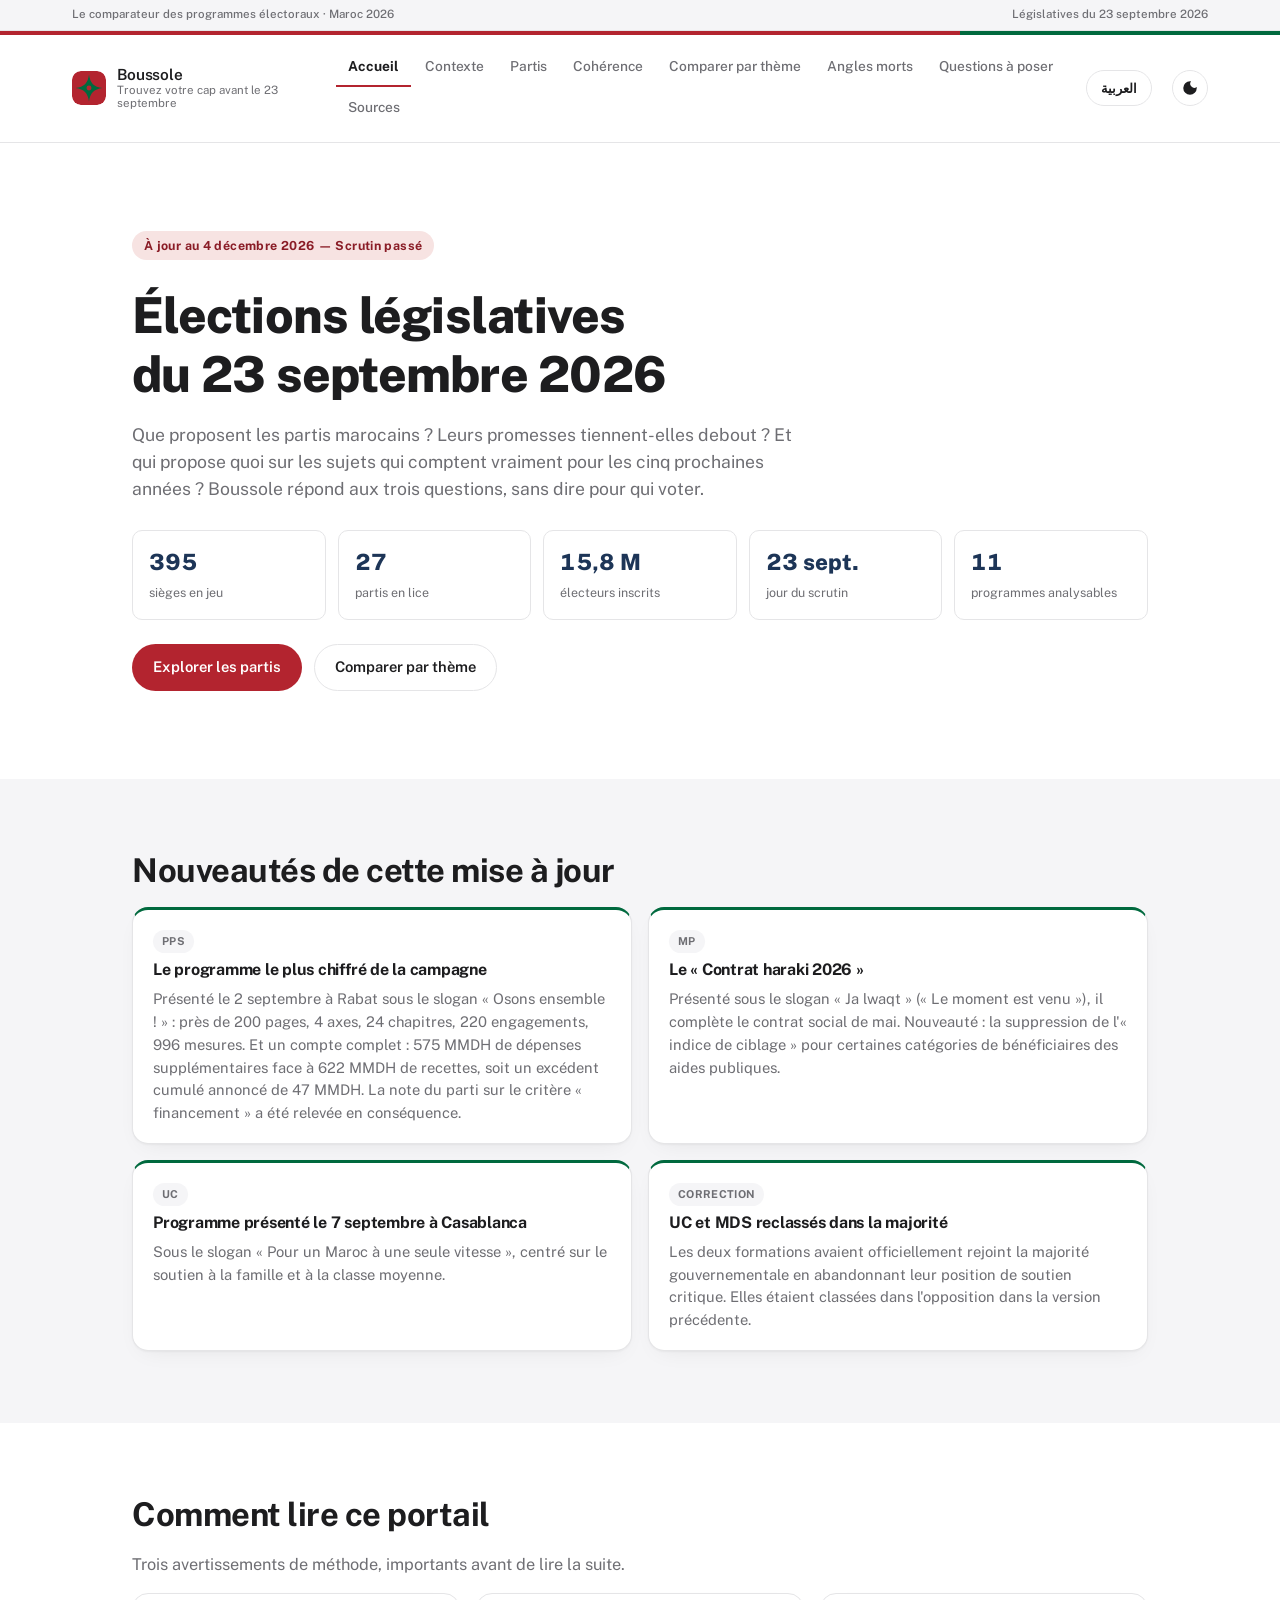
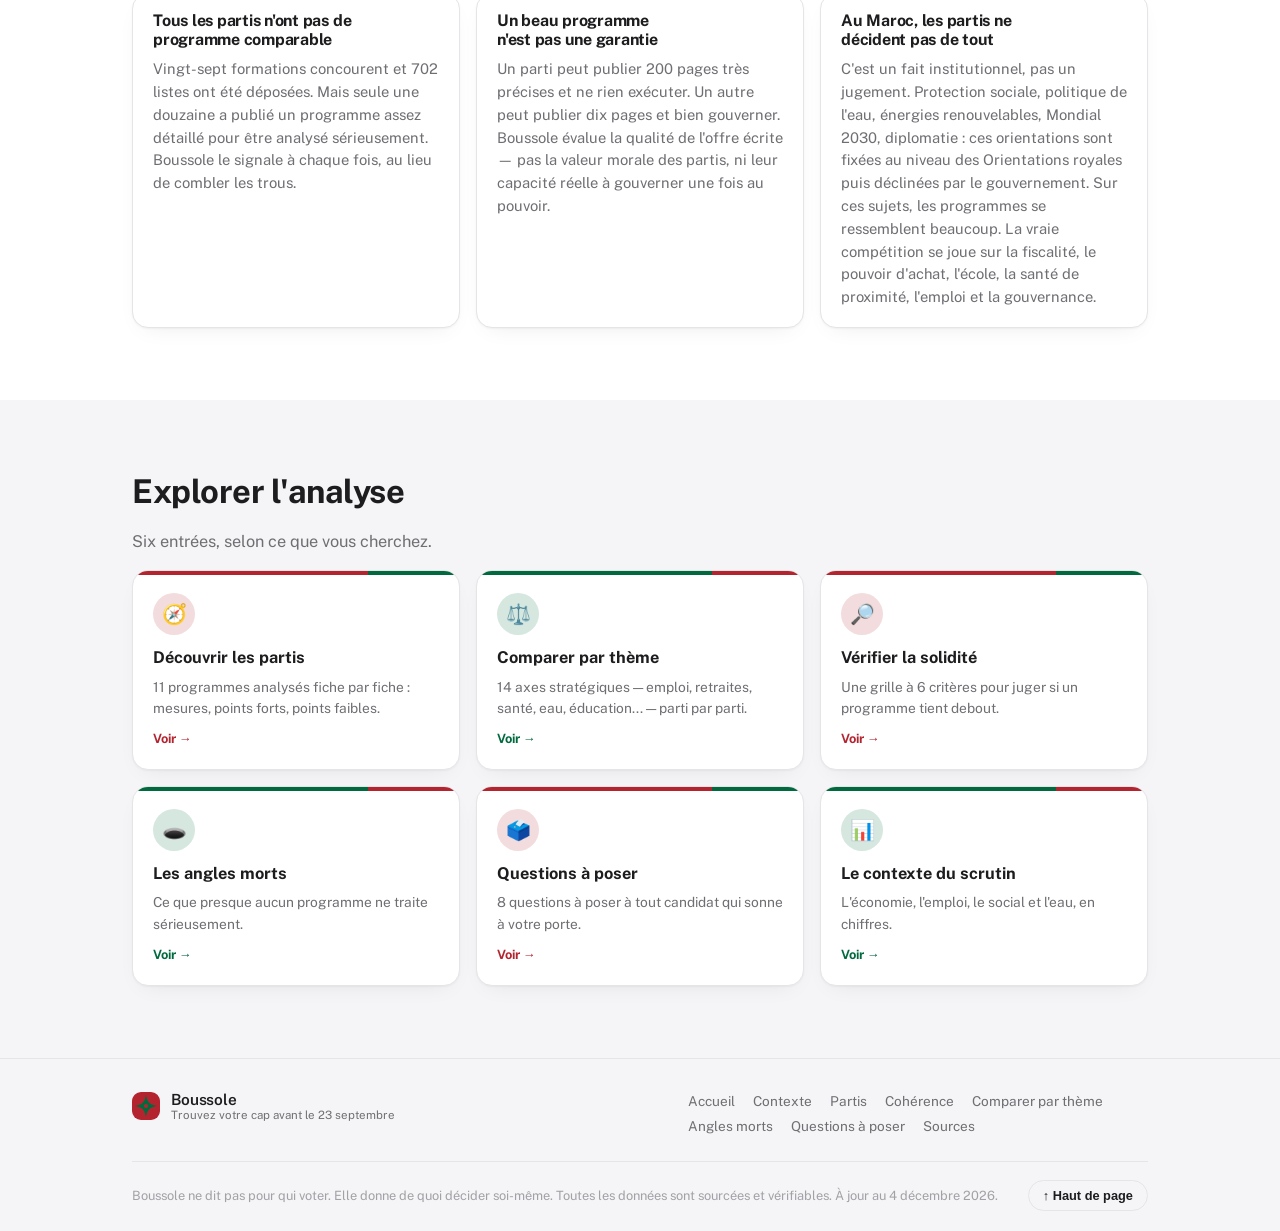
<file: index.html>
<!DOCTYPE html>
<html lang="fr">
<head>
<script>(function(){var l=localStorage.getItem("lang")==="ar"?"ar":"fr";document.documentElement.lang=l;document.documentElement.dir=l==="ar"?"rtl":"ltr";})();</script>
<meta charset="UTF-8">
<meta name="viewport" content="width=device-width, initial-scale=1.0">
<title>البوصلة · Boussole — Comparateur des programmes électoraux, Maroc 2026</title>
<meta name="description" content="Boussole compare les programmes des partis marocains pour les législatives du 23 septembre 2026 : mesures, chiffrage, financement, cohérence. Sans vous dire pour qui voter.">
<link rel="icon" type="image/svg+xml" href="assets/logo-mark.svg">
<link rel="preconnect" href="https://fonts.googleapis.com">
<link rel="stylesheet" href="https://fonts.googleapis.com/css2?family=Public+Sans:ital,wght@0,400;0,500;0,600;0,700;0,800;1,400&family=Cairo:wght@400;500;600;700;800&display=swap">
<link rel="stylesheet" href="css/styles.css">
</head>
<body data-page="index" data-nav="index">

<main>
  <section class="section hero">
    <div class="container" id="heroText">
      <p class="eyebrow" data-i18n="home.eyebrow"></p>
      <h1 data-i18n="home.h1">Élections législatives du 23 septembre 2026</h1>
      <p class="lead" data-i18n="home.lead">Que proposent les partis marocains ? Leurs promesses tiennent-elles debout ? Et qui propose quoi sur les sujets qui comptent vraiment pour les cinq prochaines années ? Boussole répond aux trois questions, sans dire pour qui voter.</p>
      <div class="hero-stats" id="heroStats"></div>
      <div class="hero-actions">
        <a href="partis.html" class="btn btn-primary" data-i18n="home.exploreBtn">Explorer les partis</a>
        <a href="axes.html" class="btn btn-ghost" data-i18n="home.compareBtn">Comparer par thème</a>
      </div>
    </div>
  </section>

  <section class="section alt">
    <div class="container">
      <h2 data-i18n="home.updatesHeading">Nouveautés de cette mise à jour</h2>
      <div class="grid grid-2" id="updatesList"></div>
    </div>
  </section>

  <section class="section">
    <div class="container">
      <h2 data-i18n="home.howToReadHeading">Comment lire ce portail</h2>
      <p class="section-intro" data-i18n="home.howToReadIntro">Trois avertissements de méthode, importants avant de lire la suite.</p>
      <div class="grid grid-3" id="avantProposGrid"></div>
    </div>
  </section>

  <section class="section alt">
    <div class="container">
      <h2 data-i18n="home.exploreHeading">Explorer l'analyse</h2>
      <p class="section-intro" data-i18n="home.exploreIntro">Six entrées, selon ce que vous cherchez.</p>
      <div class="nav-cards" id="navCards"></div>
    </div>
  </section>
</main>

<script src="js/data.js"></script>
<script src="js/data.ar.js"></script>
<script src="js/i18n.js"></script>
<script src="js/common.js"></script>
<script src="js/app.js"></script>
</body>
</html>
</file>
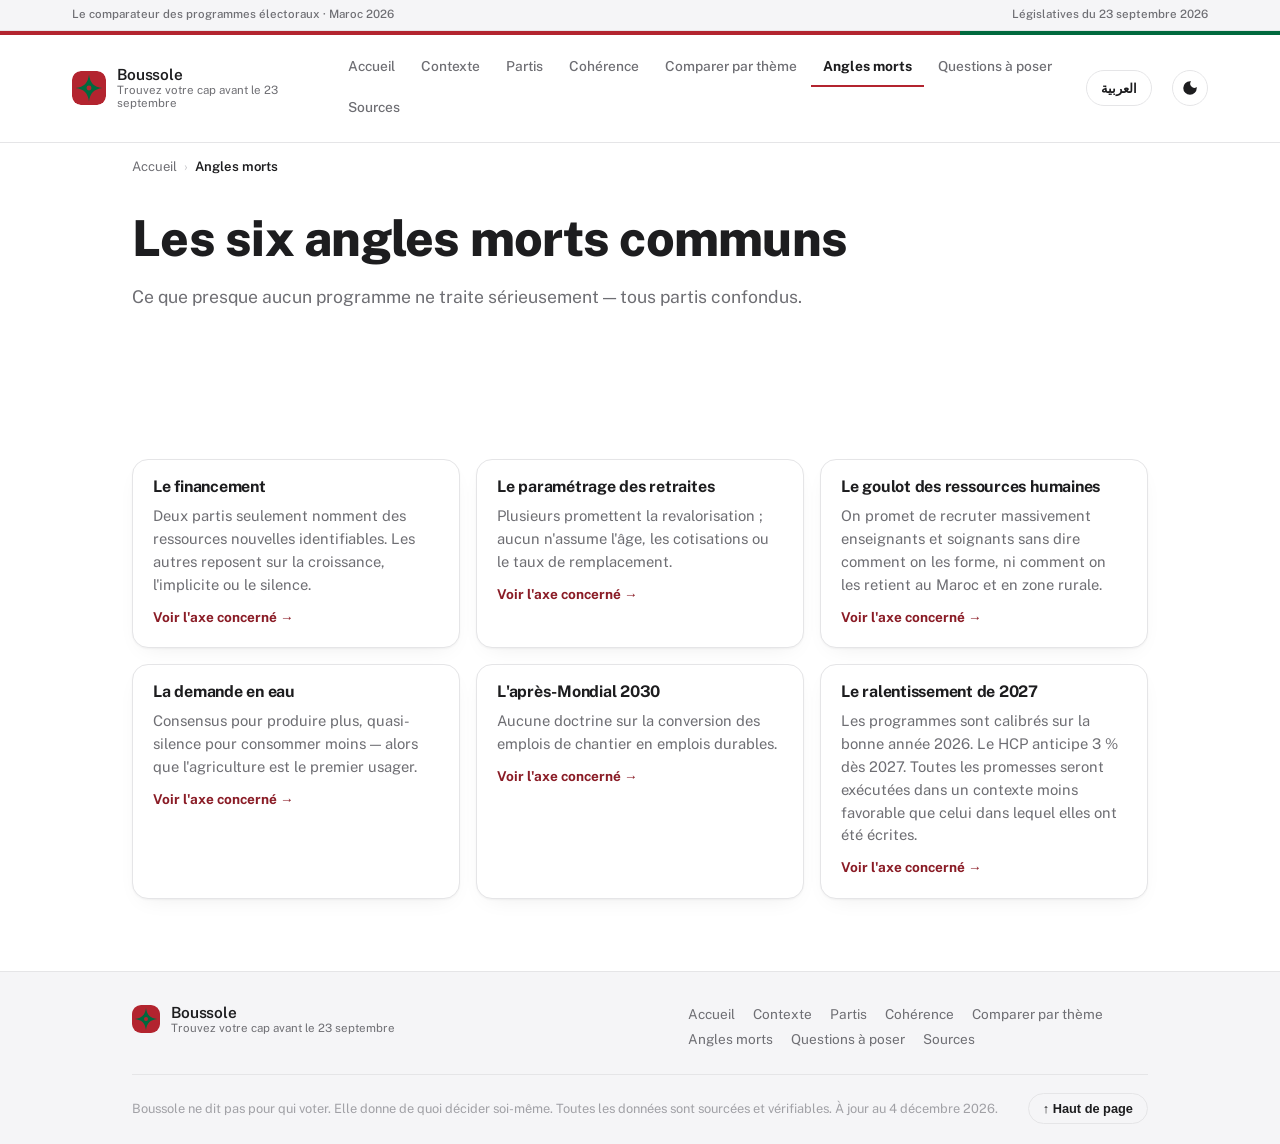
<file: angles-morts.html>
<!DOCTYPE html>
<html lang="fr">
<head>
<script>(function(){var l=localStorage.getItem("lang")==="ar"?"ar":"fr";document.documentElement.lang=l;document.documentElement.dir=l==="ar"?"rtl":"ltr";})();</script>
<meta charset="UTF-8">
<meta name="viewport" content="width=device-width, initial-scale=1.0">
<title>Les angles morts de la campagne — Boussole</title>
<meta name="description" content="Ce que presque aucun programme électoral ne traite sérieusement : financement, retraites, ressources humaines, eau, Mondial 2030, ralentissement 2027.">
<link rel="icon" type="image/svg+xml" href="assets/logo-mark.svg">
<link rel="preconnect" href="https://fonts.googleapis.com">
<link rel="stylesheet" href="https://fonts.googleapis.com/css2?family=Public+Sans:ital,wght@0,400;0,500;0,600;0,700;0,800;1,400&family=Cairo:wght@400;500;600;700;800&display=swap">
<link rel="stylesheet" href="css/styles.css">
</head>
<body data-page="angles-morts" data-nav="angles-morts">

<nav class="breadcrumb" id="breadcrumb" aria-label="Fil d'Ariane"></nav>

<main>
  <section class="section page-head">
    <div class="container">
      <h1 data-i18n="anglesMorts.h1">Les six angles morts communs</h1>
      <p class="lead" data-i18n="anglesMorts.lead">Ce que presque aucun programme ne traite sérieusement — tous partis confondus.</p>
    </div>
  </section>

  <section class="section">
    <div class="container">
      <div class="grid grid-3" id="blindSpotsGrid"></div>
    </div>
  </section>
</main>

<script src="js/data.js"></script>
<script src="js/data.ar.js"></script>
<script src="js/i18n.js"></script>
<script src="js/common.js"></script>
<script src="js/app.js"></script>
</body>
</html>
</file>
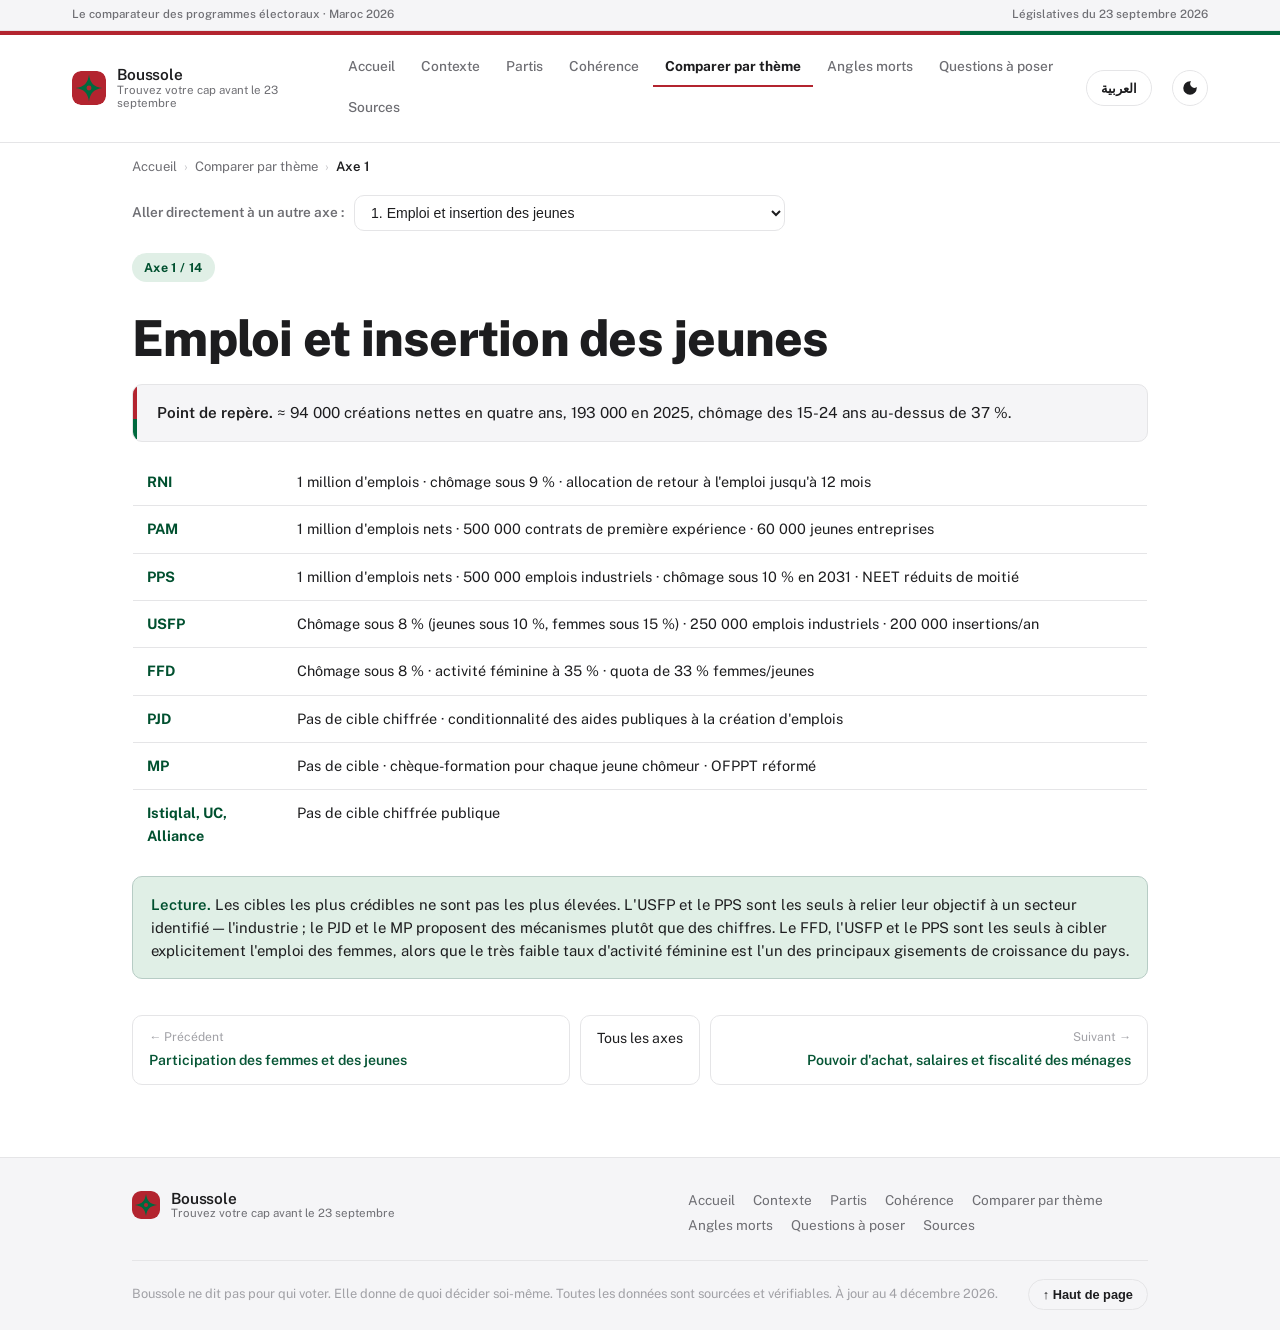
<file: axe.html>
<!DOCTYPE html>
<html lang="fr">
<head>
<script>(function(){var l=localStorage.getItem("lang")==="ar"?"ar":"fr";document.documentElement.lang=l;document.documentElement.dir=l==="ar"?"rtl":"ltr";})();</script>
<meta charset="UTF-8">
<meta name="viewport" content="width=device-width, initial-scale=1.0">
<title>Comparaison par axe — Boussole</title>
<meta name="description" content="Comparaison des partis marocains sur un axe stratégique donné.">
<link rel="icon" type="image/svg+xml" href="assets/logo-mark.svg">
<link rel="preconnect" href="https://fonts.googleapis.com">
<link rel="stylesheet" href="https://fonts.googleapis.com/css2?family=Public+Sans:ital,wght@0,400;0,500;0,600;0,700;0,800;1,400&family=Cairo:wght@400;500;600;700;800&display=swap">
<link rel="stylesheet" href="css/styles.css">
</head>
<body data-page="axe-detail" data-nav="axes">

<nav class="breadcrumb" id="breadcrumb" aria-label="Fil d'Ariane"></nav>

<main>
  <section class="section" style="padding-top:18px">
    <div class="container">
      <div class="switch-bar">
        <label for="axisSwitch" data-i18n="axe.switchLabel">Aller directement à un autre axe :</label>
        <select id="axisSwitch" aria-label="Choisir un axe"></select>
      </div>

      <article id="axisDetail" class="axis-panel"></article>

      <nav class="prev-next" id="axisPrevNext" aria-label="Navigation entre axes"></nav>
    </div>
  </section>
</main>

<script src="js/data.js"></script>
<script src="js/data.ar.js"></script>
<script src="js/i18n.js"></script>
<script src="js/common.js"></script>
<script src="js/app.js"></script>
</body>
</html>
</file>
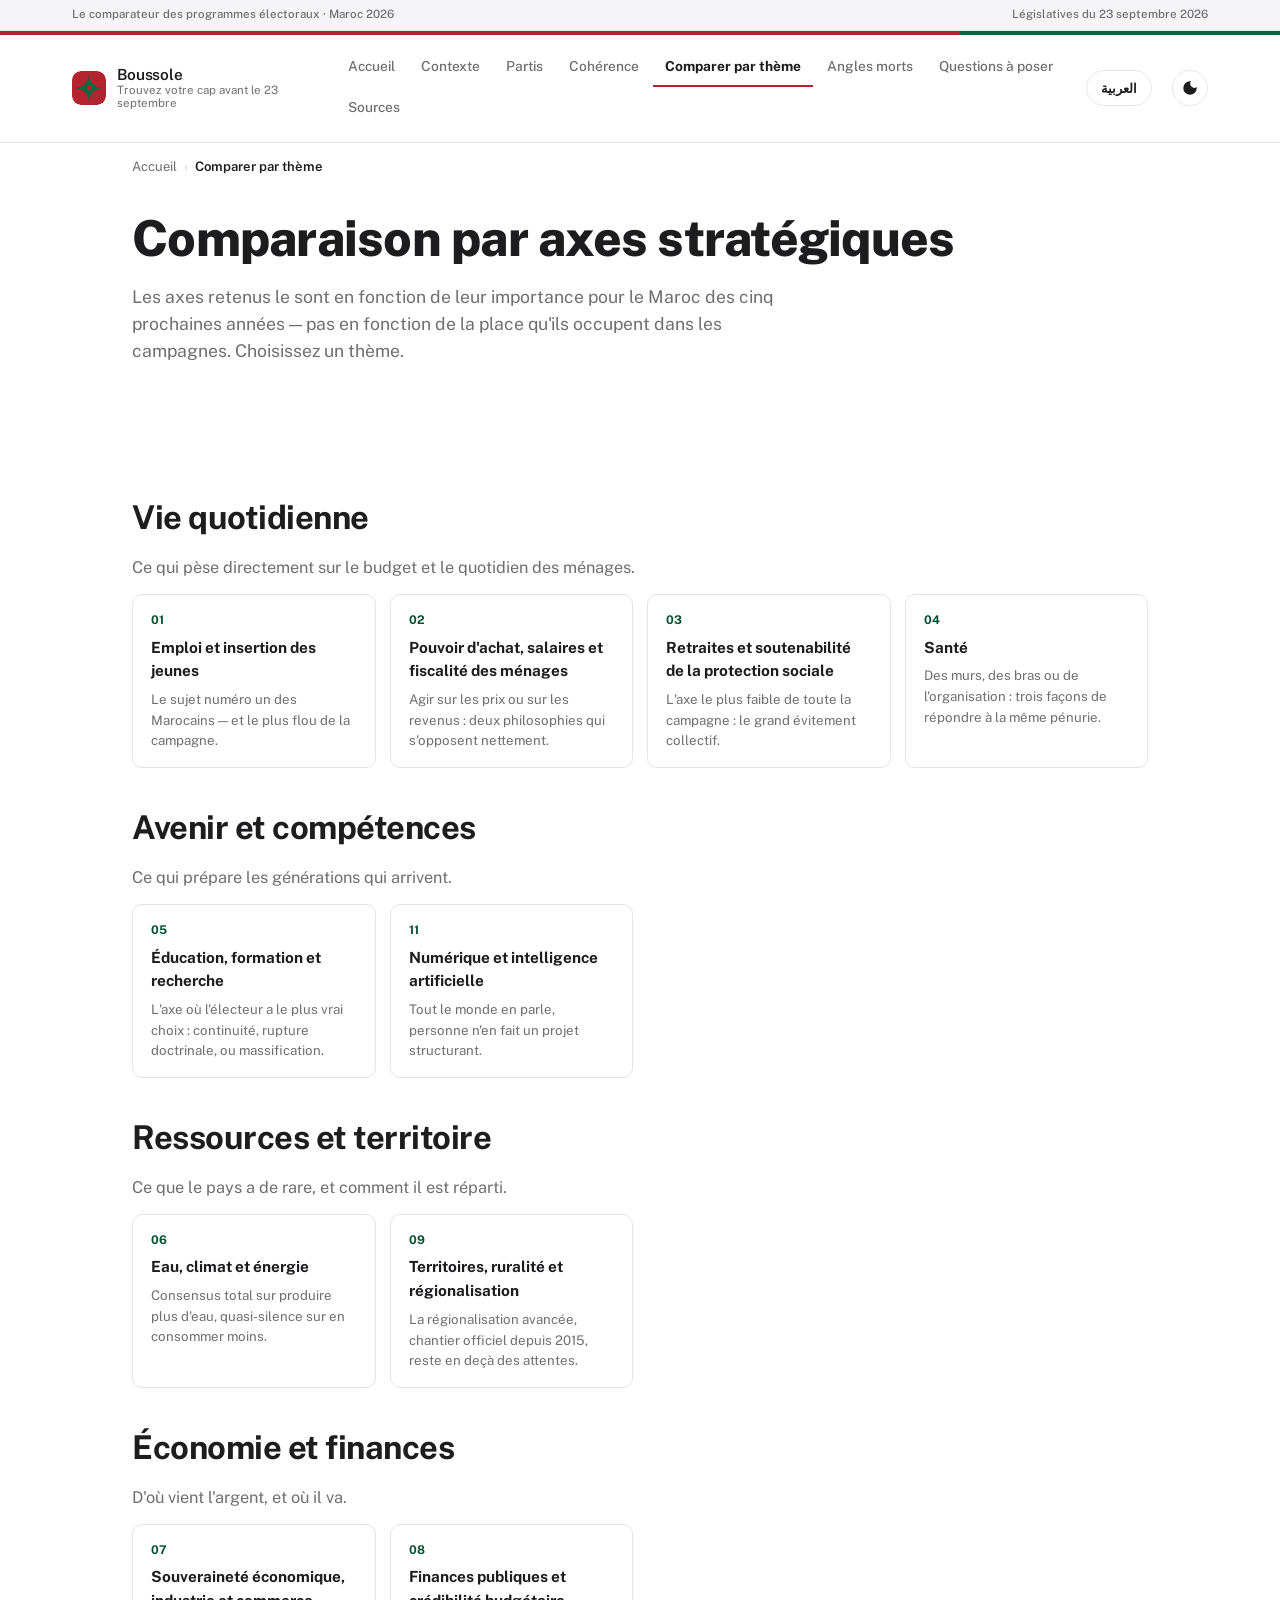
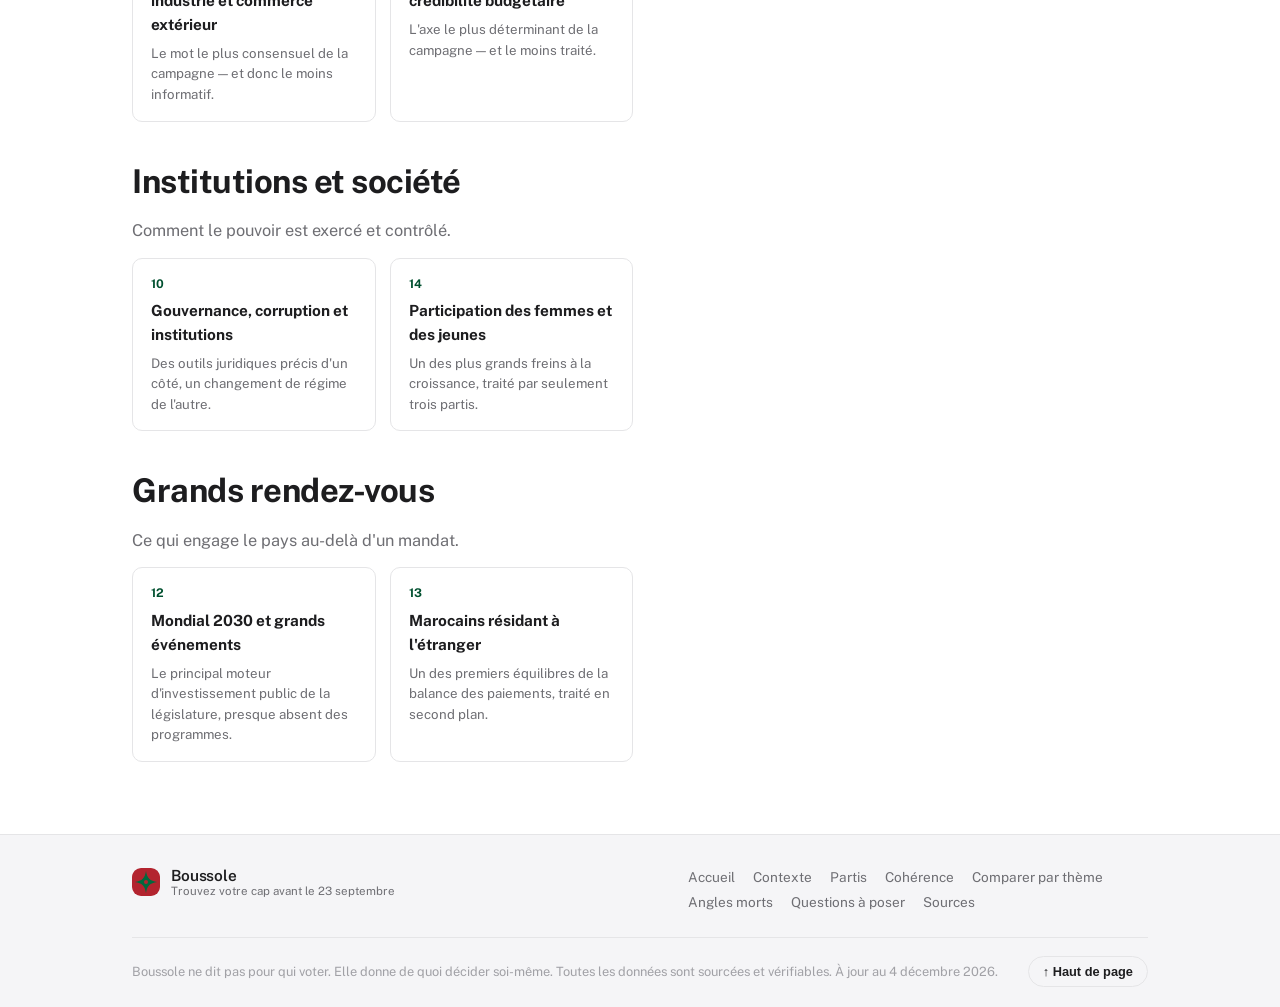
<file: axes.html>
<!DOCTYPE html>
<html lang="fr">
<head>
<script>(function(){var l=localStorage.getItem("lang")==="ar"?"ar":"fr";document.documentElement.lang=l;document.documentElement.dir=l==="ar"?"rtl":"ltr";})();</script>
<meta charset="UTF-8">
<meta name="viewport" content="width=device-width, initial-scale=1.0">
<title>Comparer par thème — Boussole</title>
<meta name="description" content="14 axes stratégiques pour comparer les partis : emploi, pouvoir d'achat, retraites, santé, éducation, eau, souveraineté, finances, territoires, gouvernance...">
<link rel="icon" type="image/svg+xml" href="assets/logo-mark.svg">
<link rel="preconnect" href="https://fonts.googleapis.com">
<link rel="stylesheet" href="https://fonts.googleapis.com/css2?family=Public+Sans:ital,wght@0,400;0,500;0,600;0,700;0,800;1,400&family=Cairo:wght@400;500;600;700;800&display=swap">
<link rel="stylesheet" href="css/styles.css">
</head>
<body data-page="axes-list" data-nav="axes">

<nav class="breadcrumb" id="breadcrumb" aria-label="Fil d'Ariane"></nav>

<main>
  <section class="section page-head">
    <div class="container">
      <h1 data-i18n="axesListe.h1">Comparaison par axes stratégiques</h1>
      <p class="lead" data-i18n="axesListe.lead">Les axes retenus le sont en fonction de leur importance pour le Maroc des cinq prochaines années — pas en fonction de la place qu'ils occupent dans les campagnes. Choisissez un thème.</p>
    </div>
  </section>

  <section class="section">
    <div class="container" id="axesGroups"></div>
  </section>
</main>

<script src="js/data.js"></script>
<script src="js/data.ar.js"></script>
<script src="js/i18n.js"></script>
<script src="js/common.js"></script>
<script src="js/app.js"></script>
</body>
</html>
</file>
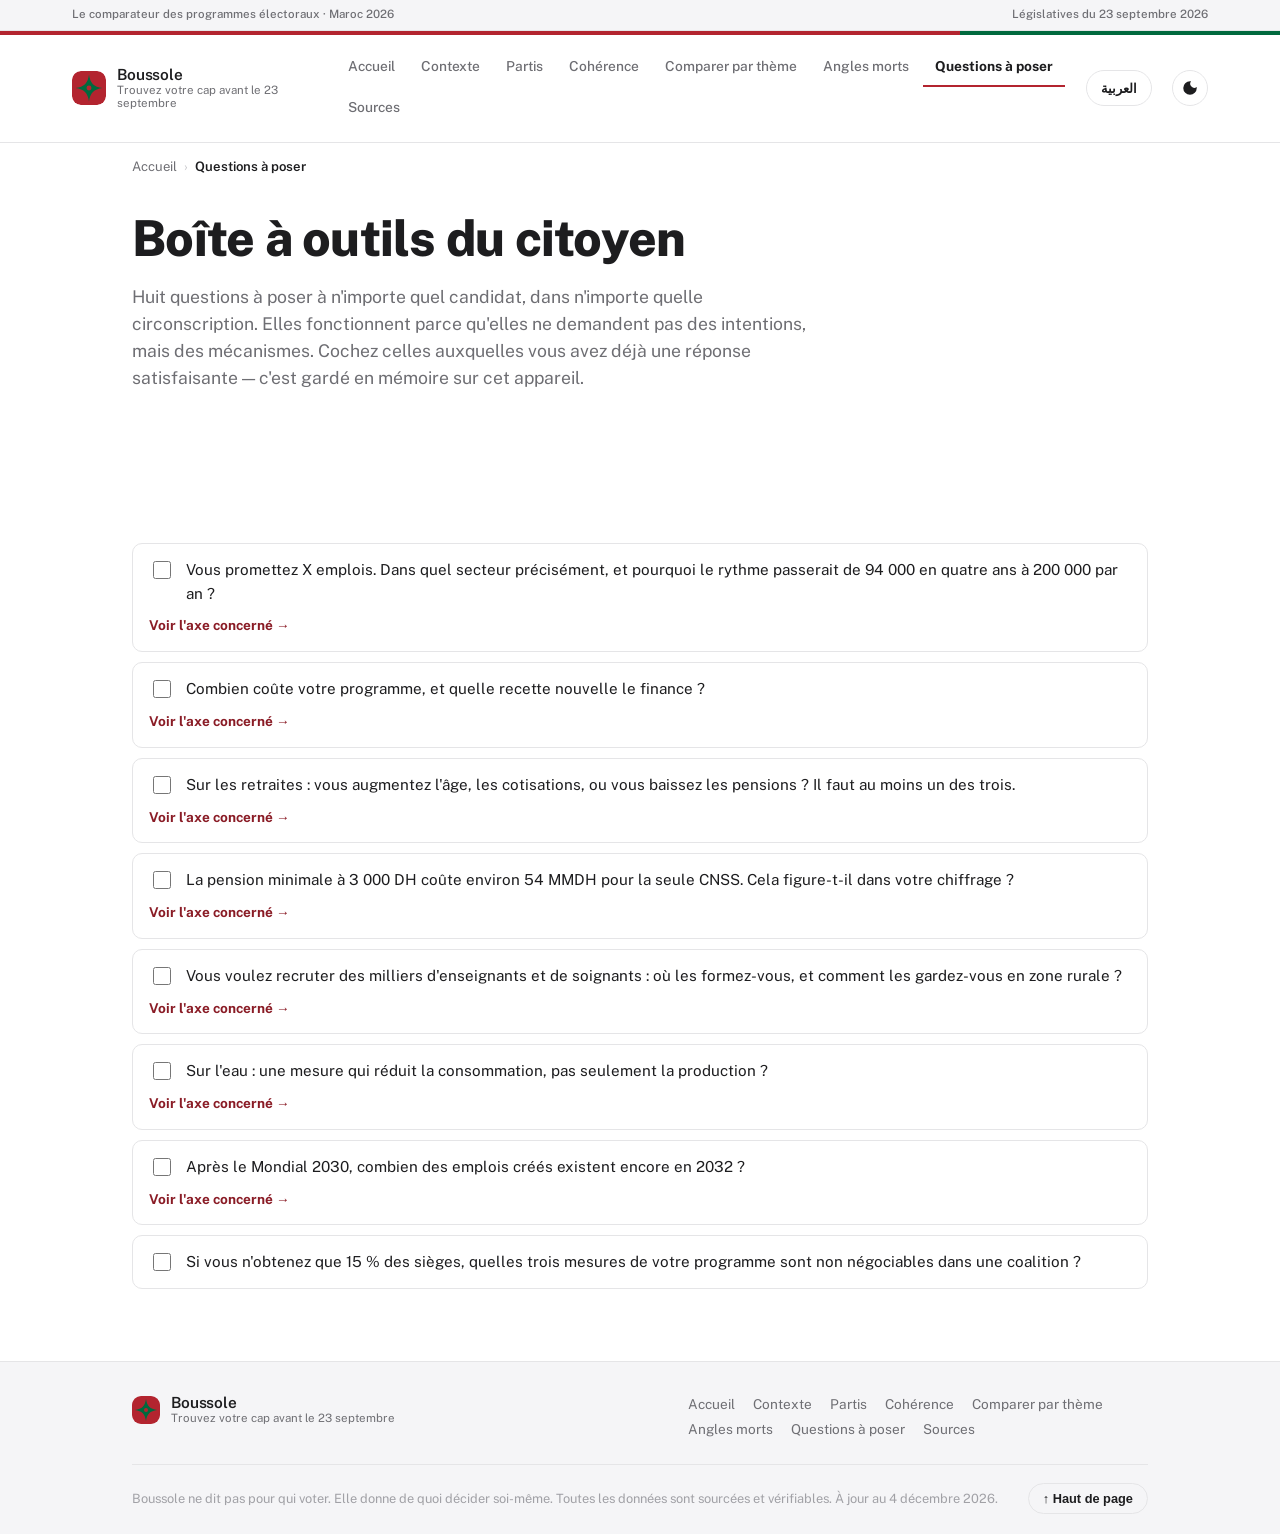
<file: boite-a-outils.html>
<!DOCTYPE html>
<html lang="fr">
<head>
<script>(function(){var l=localStorage.getItem("lang")==="ar"?"ar":"fr";document.documentElement.lang=l;document.documentElement.dir=l==="ar"?"rtl":"ltr";})();</script>
<meta charset="UTF-8">
<meta name="viewport" content="width=device-width, initial-scale=1.0">
<title>Boîte à outils du citoyen — Boussole</title>
<meta name="description" content="8 questions à poser à tout candidat, dans n'importe quelle circonscription, pour aller au-delà des intentions.">
<link rel="icon" type="image/svg+xml" href="assets/logo-mark.svg">
<link rel="preconnect" href="https://fonts.googleapis.com">
<link rel="stylesheet" href="https://fonts.googleapis.com/css2?family=Public+Sans:ital,wght@0,400;0,500;0,600;0,700;0,800;1,400&family=Cairo:wght@400;500;600;700;800&display=swap">
<link rel="stylesheet" href="css/styles.css">
</head>
<body data-page="boite-a-outils" data-nav="boite-a-outils">

<nav class="breadcrumb" id="breadcrumb" aria-label="Fil d'Ariane"></nav>

<main>
  <section class="section page-head">
    <div class="container">
      <h1 data-i18n="boiteAOutils.h1">Boîte à outils du citoyen</h1>
      <p class="lead" data-i18n="boiteAOutils.lead">Huit questions à poser à n'importe quel candidat, dans n'importe quelle circonscription. Elles fonctionnent parce qu'elles ne demandent pas des intentions, mais des mécanismes. Cochez celles auxquelles vous avez déjà une réponse satisfaisante — c'est gardé en mémoire sur cet appareil.</p>
    </div>
  </section>

  <section class="section">
    <div class="container">
      <ol class="questions-list" id="questionsList"></ol>
    </div>
  </section>
</main>

<script src="js/data.js"></script>
<script src="js/data.ar.js"></script>
<script src="js/i18n.js"></script>
<script src="js/common.js"></script>
<script src="js/app.js"></script>
</body>
</html>
</file>
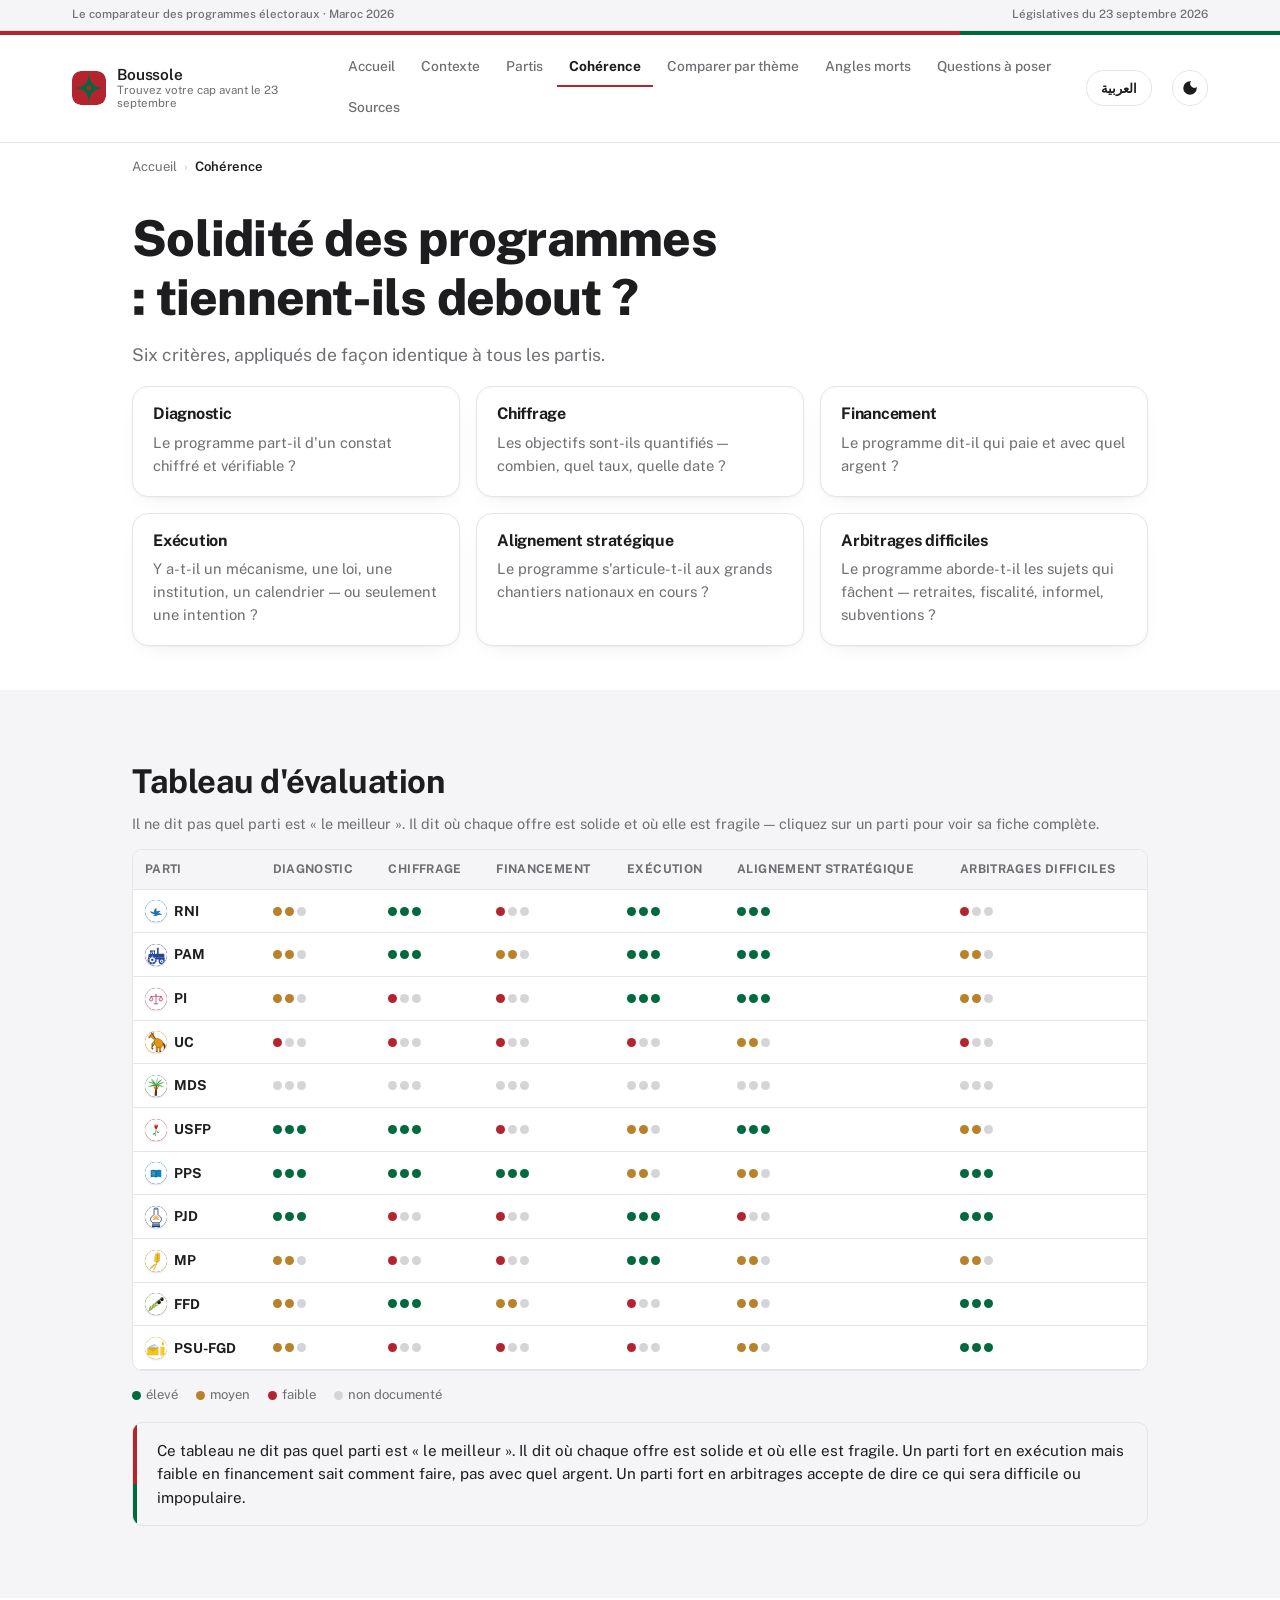
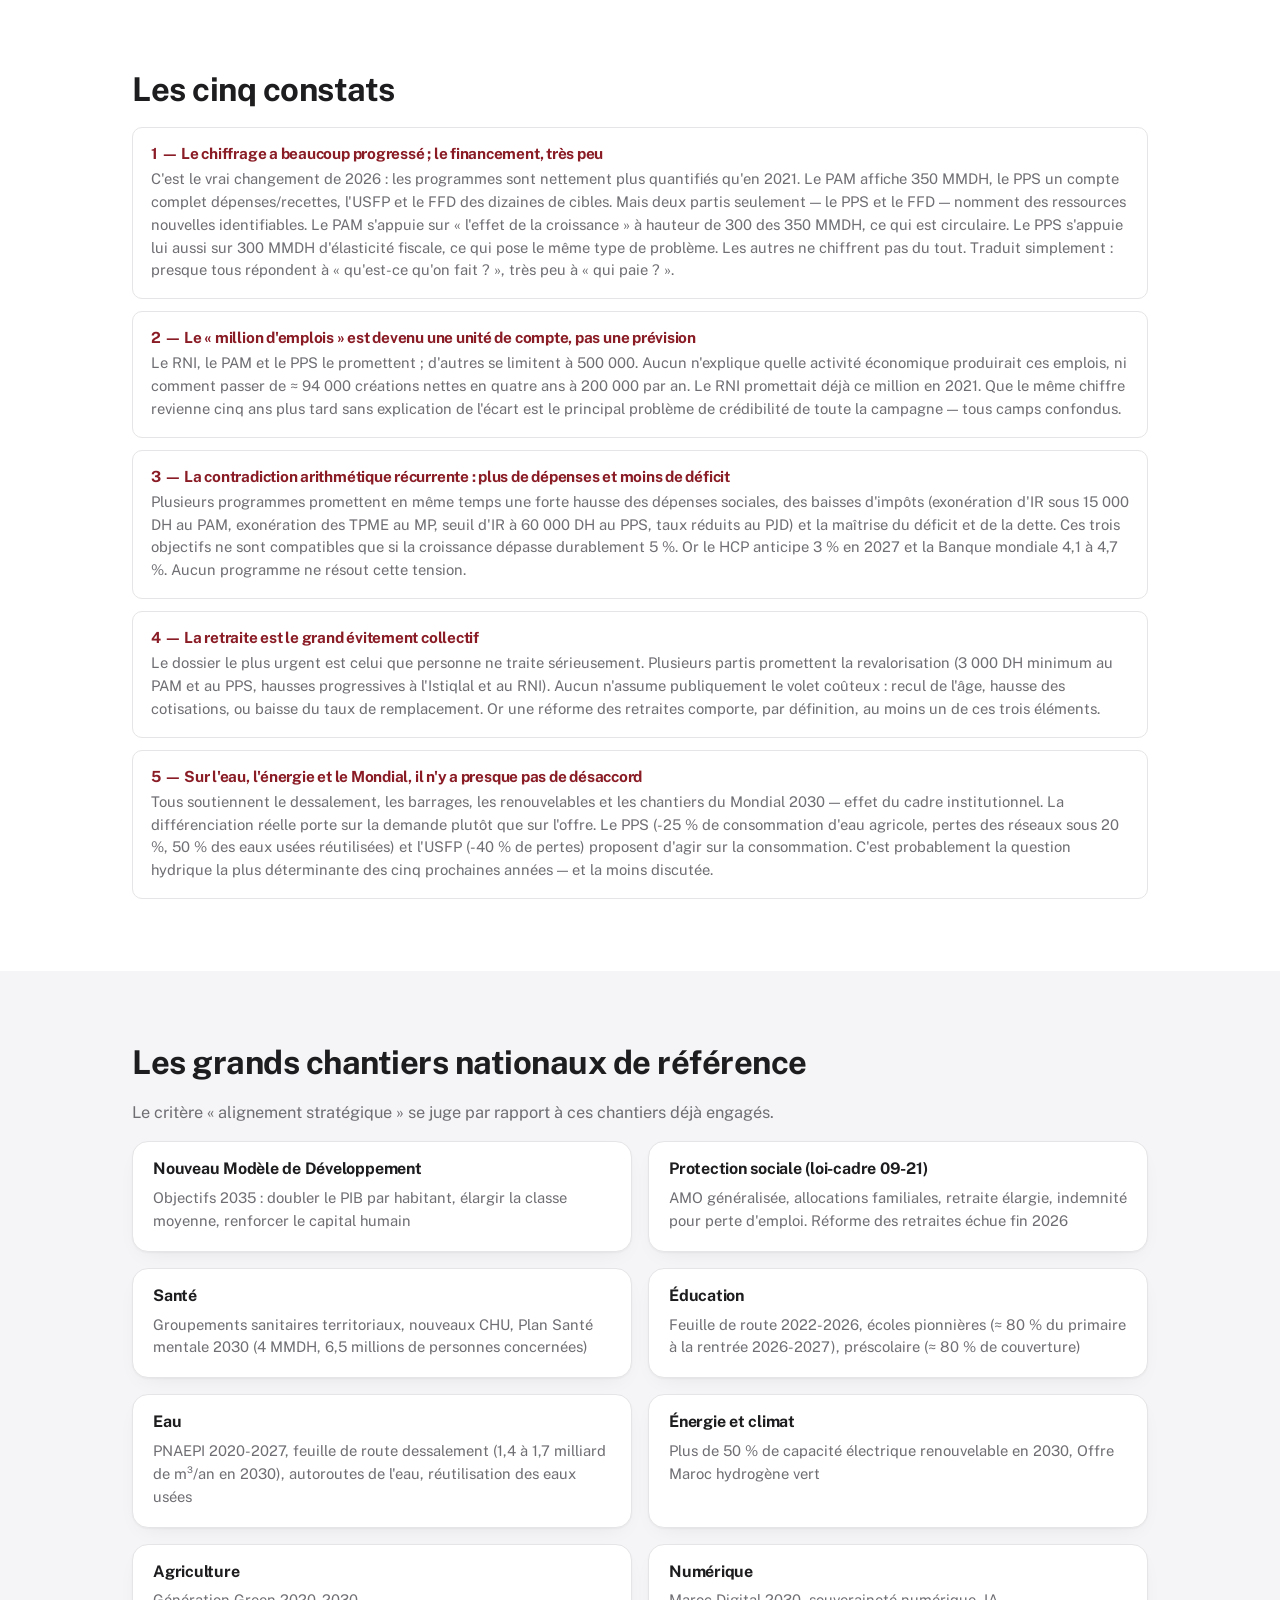
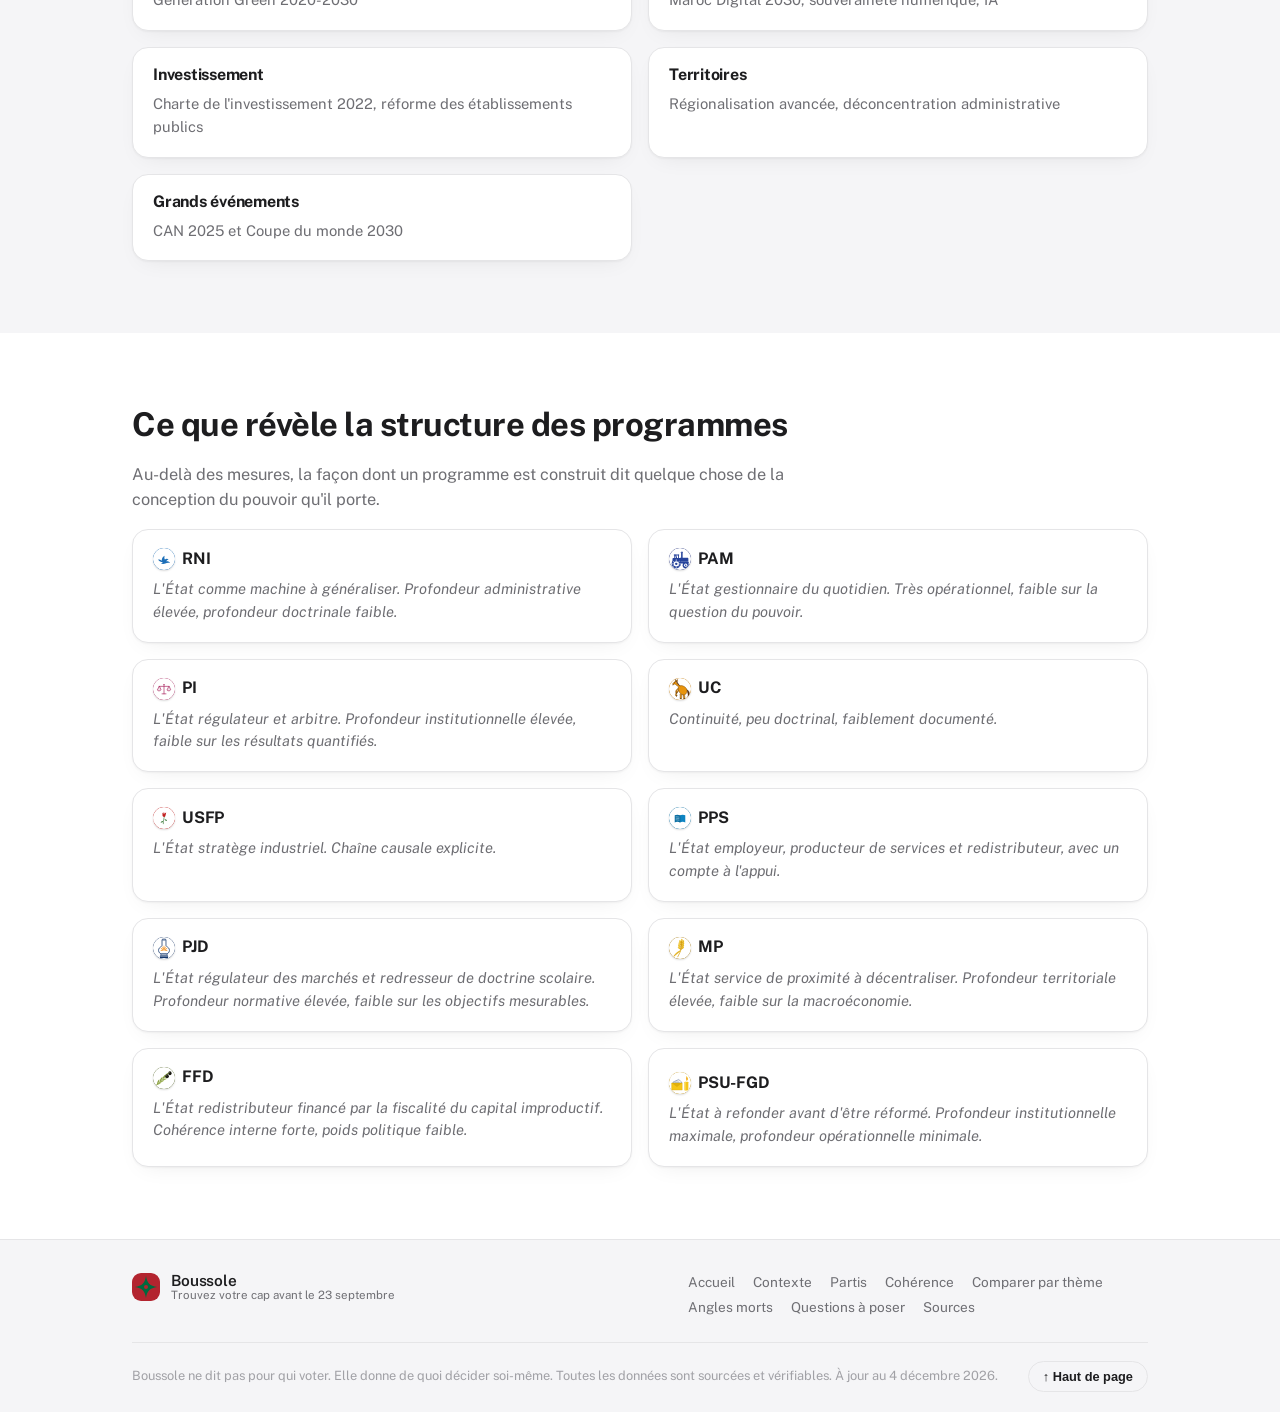
<file: coherence.html>
<!DOCTYPE html>
<html lang="fr">
<head>
<script>(function(){var l=localStorage.getItem("lang")==="ar"?"ar":"fr";document.documentElement.lang=l;document.documentElement.dir=l==="ar"?"rtl":"ltr";})();</script>
<meta charset="UTF-8">
<meta name="viewport" content="width=device-width, initial-scale=1.0">
<title>Solidité des programmes — Boussole</title>
<meta name="description" content="Les programmes tiennent-ils debout ? Grille d'évaluation à 6 critères et constats transversaux sur les 11 partis analysés.">
<link rel="icon" type="image/svg+xml" href="assets/logo-mark.svg">
<link rel="preconnect" href="https://fonts.googleapis.com">
<link rel="stylesheet" href="https://fonts.googleapis.com/css2?family=Public+Sans:ital,wght@0,400;0,500;0,600;0,700;0,800;1,400&family=Cairo:wght@400;500;600;700;800&display=swap">
<link rel="stylesheet" href="css/styles.css">
</head>
<body data-page="coherence" data-nav="coherence">

<nav class="breadcrumb" id="breadcrumb" aria-label="Fil d'Ariane"></nav>

<main>
  <section class="section page-head">
    <div class="container">
      <h1 data-i18n="coherence.h1">Cohérence et profondeur : les programmes tiennent-ils debout ?</h1>
      <p class="lead" data-i18n="coherence.lead">Six critères, appliqués de façon identique à tous les partis.</p>
      <div class="grid grid-3" id="criteriaGrid"></div>
    </div>
  </section>

  <section class="section alt">
    <div class="container">
      <h2 data-i18n="coherence.tableHeading">Tableau d'évaluation</h2>
      <p class="table-note" data-i18n="coherence.tableNote">Il ne dit pas quel parti est « le meilleur ». Il dit où chaque offre est solide et où elle est fragile — cliquez sur un parti pour voir sa fiche complète.</p>
      <div class="table-scroll">
        <table class="score-table" id="scoreTable"></table>
      </div>
      <div class="legend" id="scoreLegend"></div>
      <div class="callout" id="readingNote"></div>
    </div>
  </section>

  <section class="section">
    <div class="container">
      <h2 data-i18n="coherence.findingsHeading">Les cinq constats</h2>
      <div class="stack" id="consensusFindings"></div>
    </div>
  </section>

  <section class="section alt">
    <div class="container">
      <h2 data-i18n="coherence.strategiesHeading">Les grands chantiers nationaux de référence</h2>
      <p class="section-intro" data-i18n="coherence.strategiesIntro">Le critère « alignement stratégique » se juge par rapport à ces chantiers déjà engagés.</p>
      <div class="grid grid-2" id="strategiesGrid"></div>
    </div>
  </section>

  <section class="section">
    <div class="container">
      <h2 data-i18n="coherence.structureHeading">Ce que révèle la structure des programmes</h2>
      <p class="section-intro" data-i18n="coherence.structureIntro">Au-delà des mesures, la façon dont un programme est construit dit quelque chose de la conception du pouvoir qu'il porte.</p>
      <div class="grid grid-2" id="structureGrid"></div>
    </div>
  </section>
</main>

<script src="js/data.js"></script>
<script src="js/data.ar.js"></script>
<script src="js/i18n.js"></script>
<script src="js/common.js"></script>
<script src="js/app.js"></script>
</body>
</html>
</file>
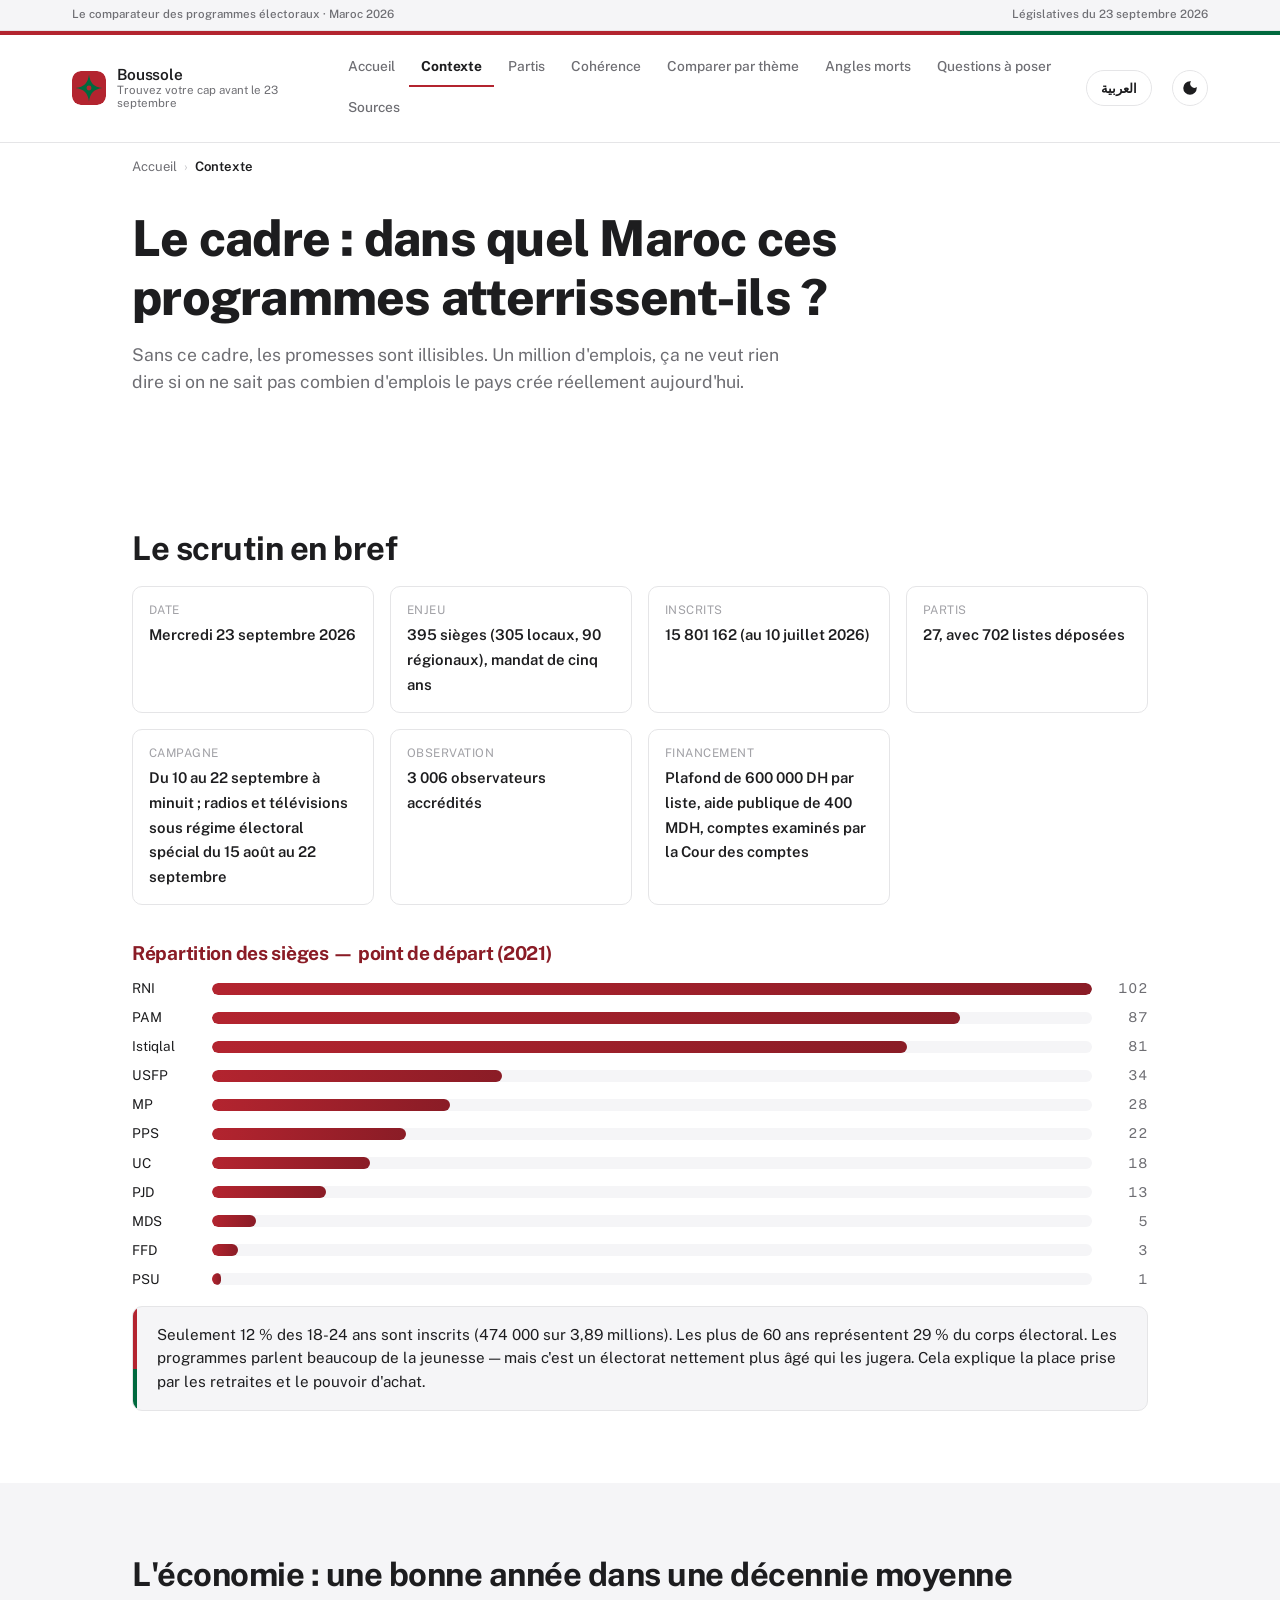
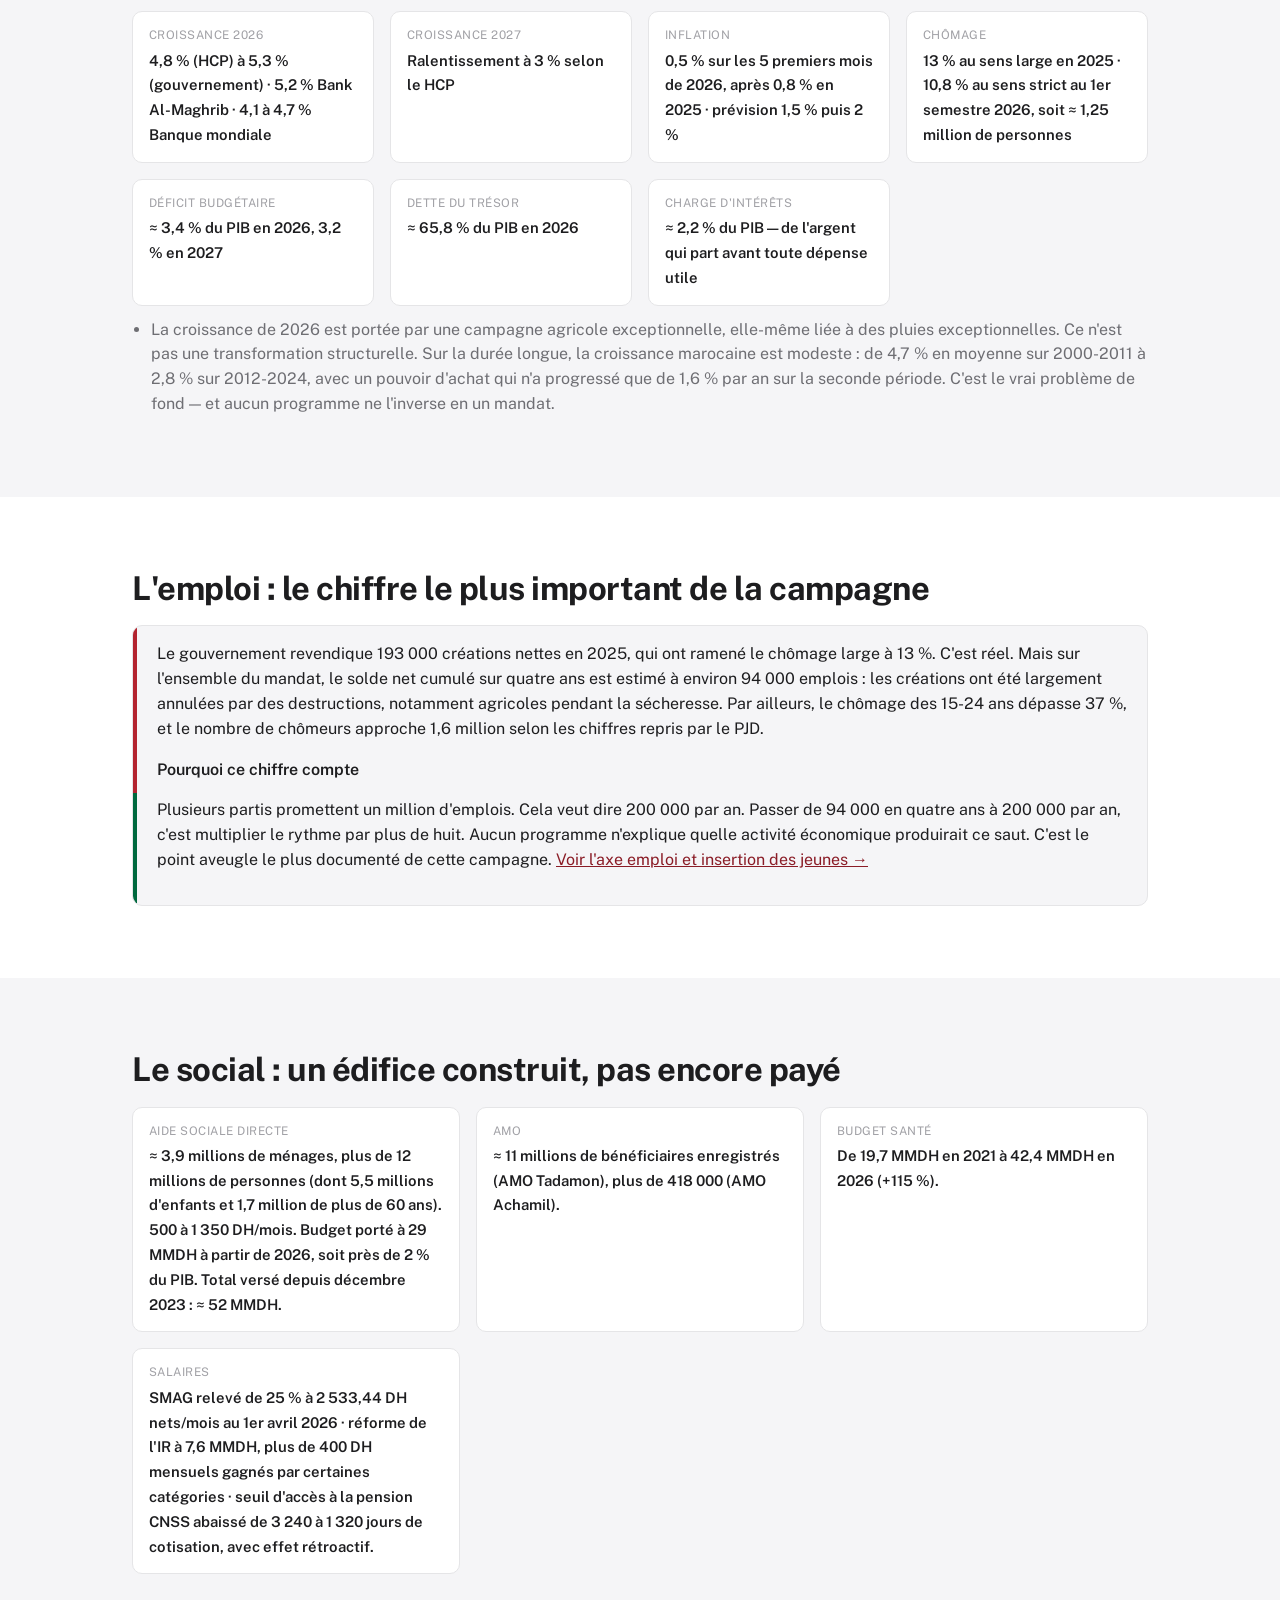
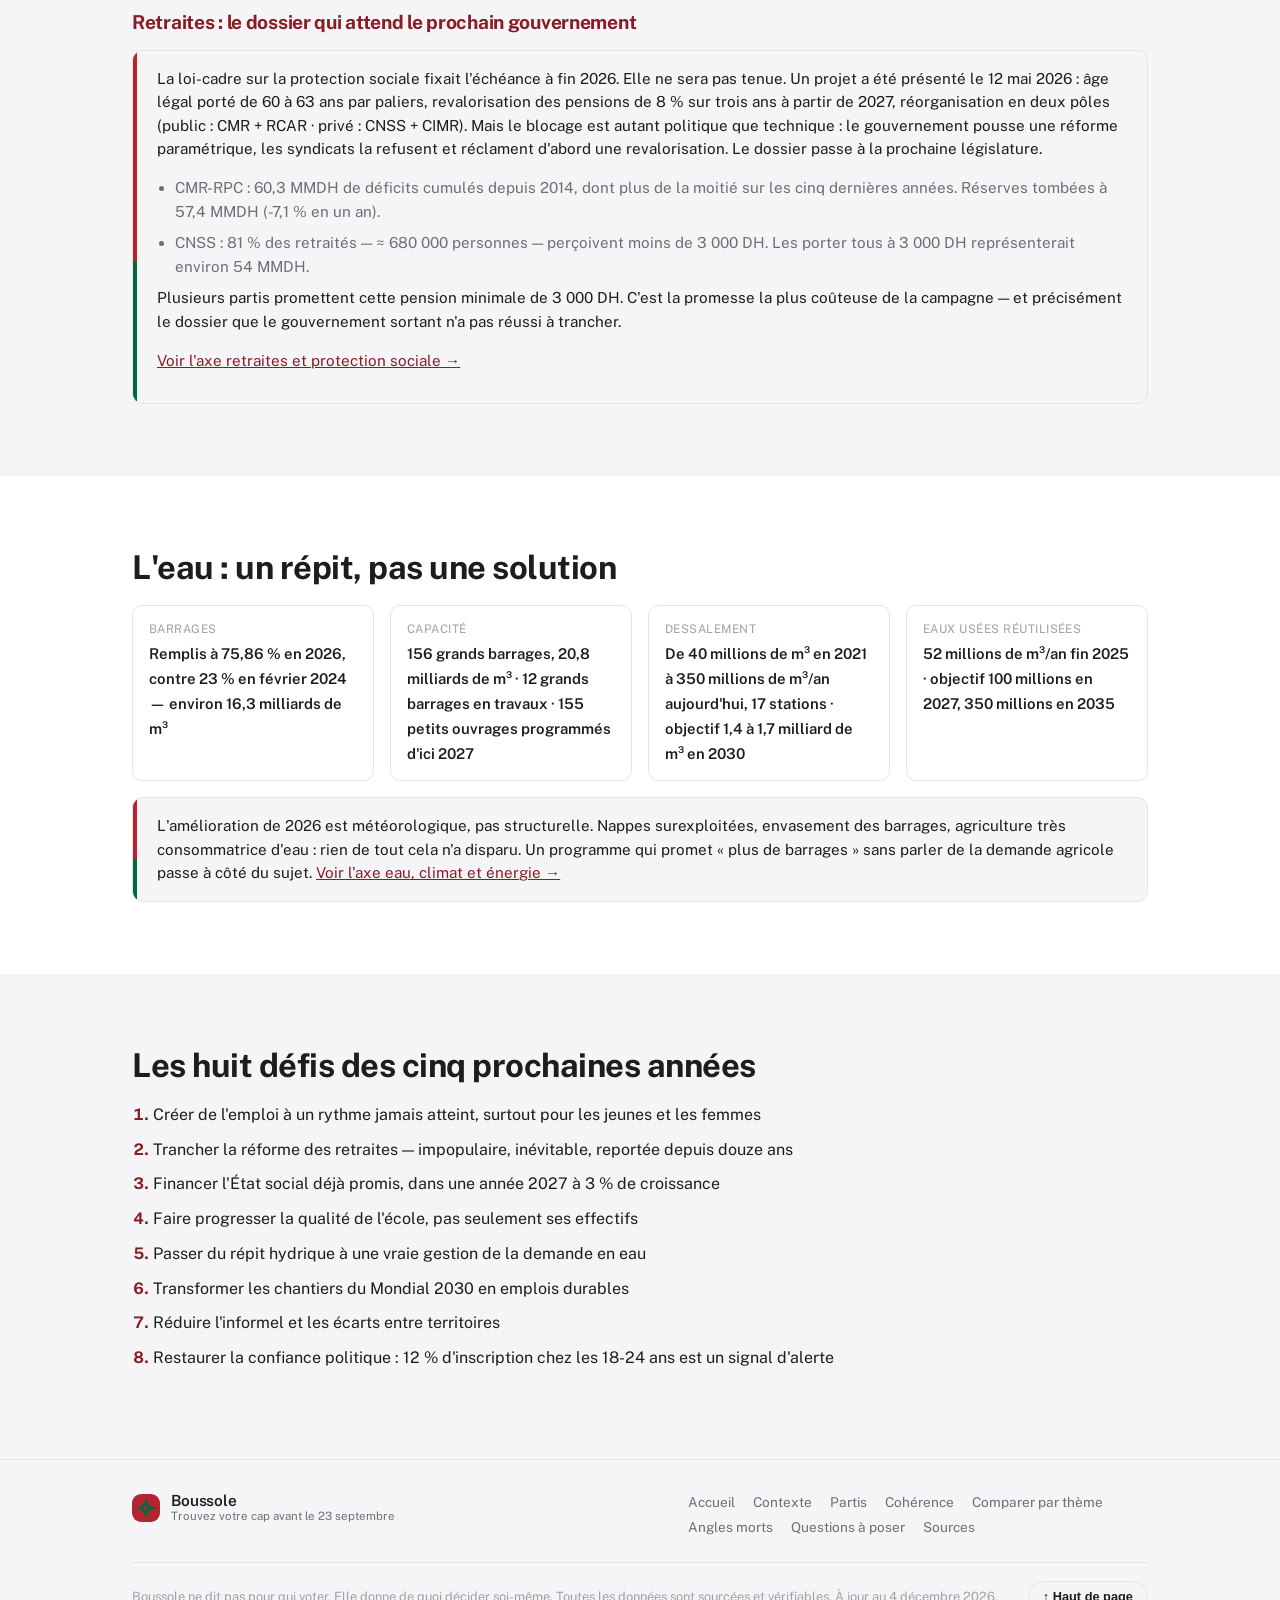
<file: contexte.html>
<!DOCTYPE html>
<html lang="fr">
<head>
<script>(function(){var l=localStorage.getItem("lang")==="ar"?"ar":"fr";document.documentElement.lang=l;document.documentElement.dir=l==="ar"?"rtl":"ltr";})();</script>
<meta charset="UTF-8">
<meta name="viewport" content="width=device-width, initial-scale=1.0">
<title>Le contexte du scrutin — Boussole</title>
<meta name="description" content="Le cadre économique et social 2026 pour comprendre les programmes électoraux : emploi, retraites, eau, social.">
<link rel="icon" type="image/svg+xml" href="assets/logo-mark.svg">
<link rel="preconnect" href="https://fonts.googleapis.com">
<link rel="stylesheet" href="https://fonts.googleapis.com/css2?family=Public+Sans:ital,wght@0,400;0,500;0,600;0,700;0,800;1,400&family=Cairo:wght@400;500;600;700;800&display=swap">
<link rel="stylesheet" href="css/styles.css">
</head>
<body data-page="contexte" data-nav="contexte">

<nav class="breadcrumb" id="breadcrumb" aria-label="Fil d'Ariane"></nav>

<main>
  <section class="section page-head">
    <div class="container">
      <h1 data-i18n="contexte.h1">Le cadre : dans quel Maroc ces programmes atterrissent-ils ?</h1>
      <p class="lead" data-i18n="contexte.lead">Sans ce cadre, les promesses sont illisibles. Un million d'emplois, ça ne veut rien dire si on ne sait pas combien d'emplois le pays crée réellement aujourd'hui.</p>
    </div>
  </section>

  <section class="section">
    <div class="container">
      <h2 data-i18n="contexte.scrutinHeading">Le scrutin en bref</h2>
      <div class="grid grid-4" id="scrutinGrid"></div>

      <h3 data-i18n="contexte.seatsHeading">Répartition des sièges — point de départ (2021)</h3>
      <div id="seatsChart" class="seats-chart"></div>

      <div class="callout" id="jeunesseCallout"></div>
    </div>
  </section>

  <section class="section alt">
    <div class="container">
      <h2 data-i18n="contexte.economieHeading">L'économie : une bonne année dans une décennie moyenne</h2>
      <div class="grid grid-4" id="economieGrid"></div>
      <ul class="note-list" id="economieNuances"></ul>
    </div>
  </section>

  <section class="section">
    <div class="container">
      <h2 data-i18n="contexte.emploiHeading">L'emploi : le chiffre le plus important de la campagne</h2>
      <div class="callout callout-strong" id="emploiCallout"></div>
    </div>
  </section>

  <section class="section alt">
    <div class="container">
      <h2 data-i18n="contexte.socialHeading">Le social : un édifice construit, pas encore payé</h2>
      <div class="grid grid-3" id="socialGrid"></div>

      <h3 data-i18n="contexte.retraitesHeading">Retraites : le problème non résolu</h3>
      <div class="callout" id="retraitesCallout"></div>
    </div>
  </section>

  <section class="section">
    <div class="container">
      <h2 data-i18n="contexte.eauHeading">L'eau : un répit, pas une solution</h2>
      <div class="grid grid-4" id="eauGrid"></div>
      <div class="callout" id="eauNote"></div>
    </div>
  </section>

  <section class="section alt">
    <div class="container">
      <h2 data-i18n="contexte.defisHeading">Les huit défis des cinq prochaines années</h2>
      <ol class="defis-list" id="defisList"></ol>
    </div>
  </section>
</main>

<script src="js/data.js"></script>
<script src="js/data.ar.js"></script>
<script src="js/i18n.js"></script>
<script src="js/common.js"></script>
<script src="js/app.js"></script>
</body>
</html>
</file>
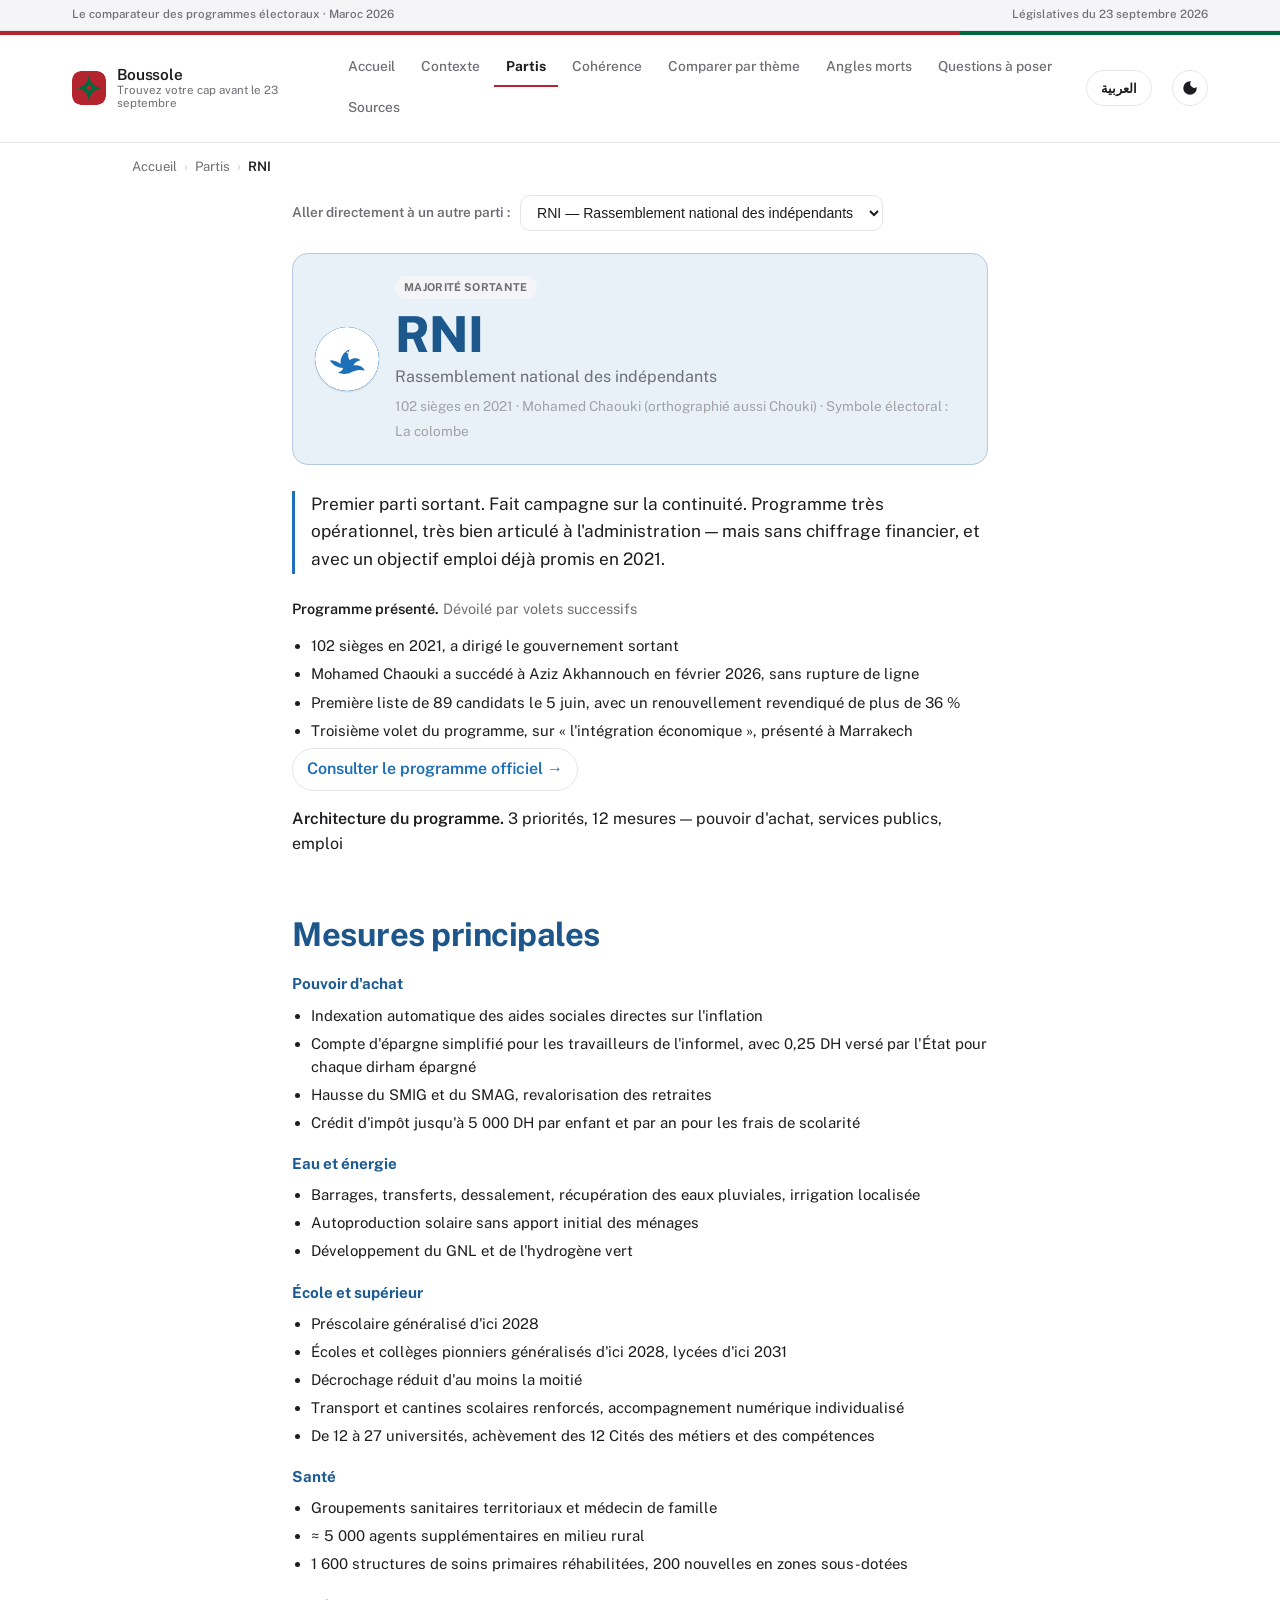
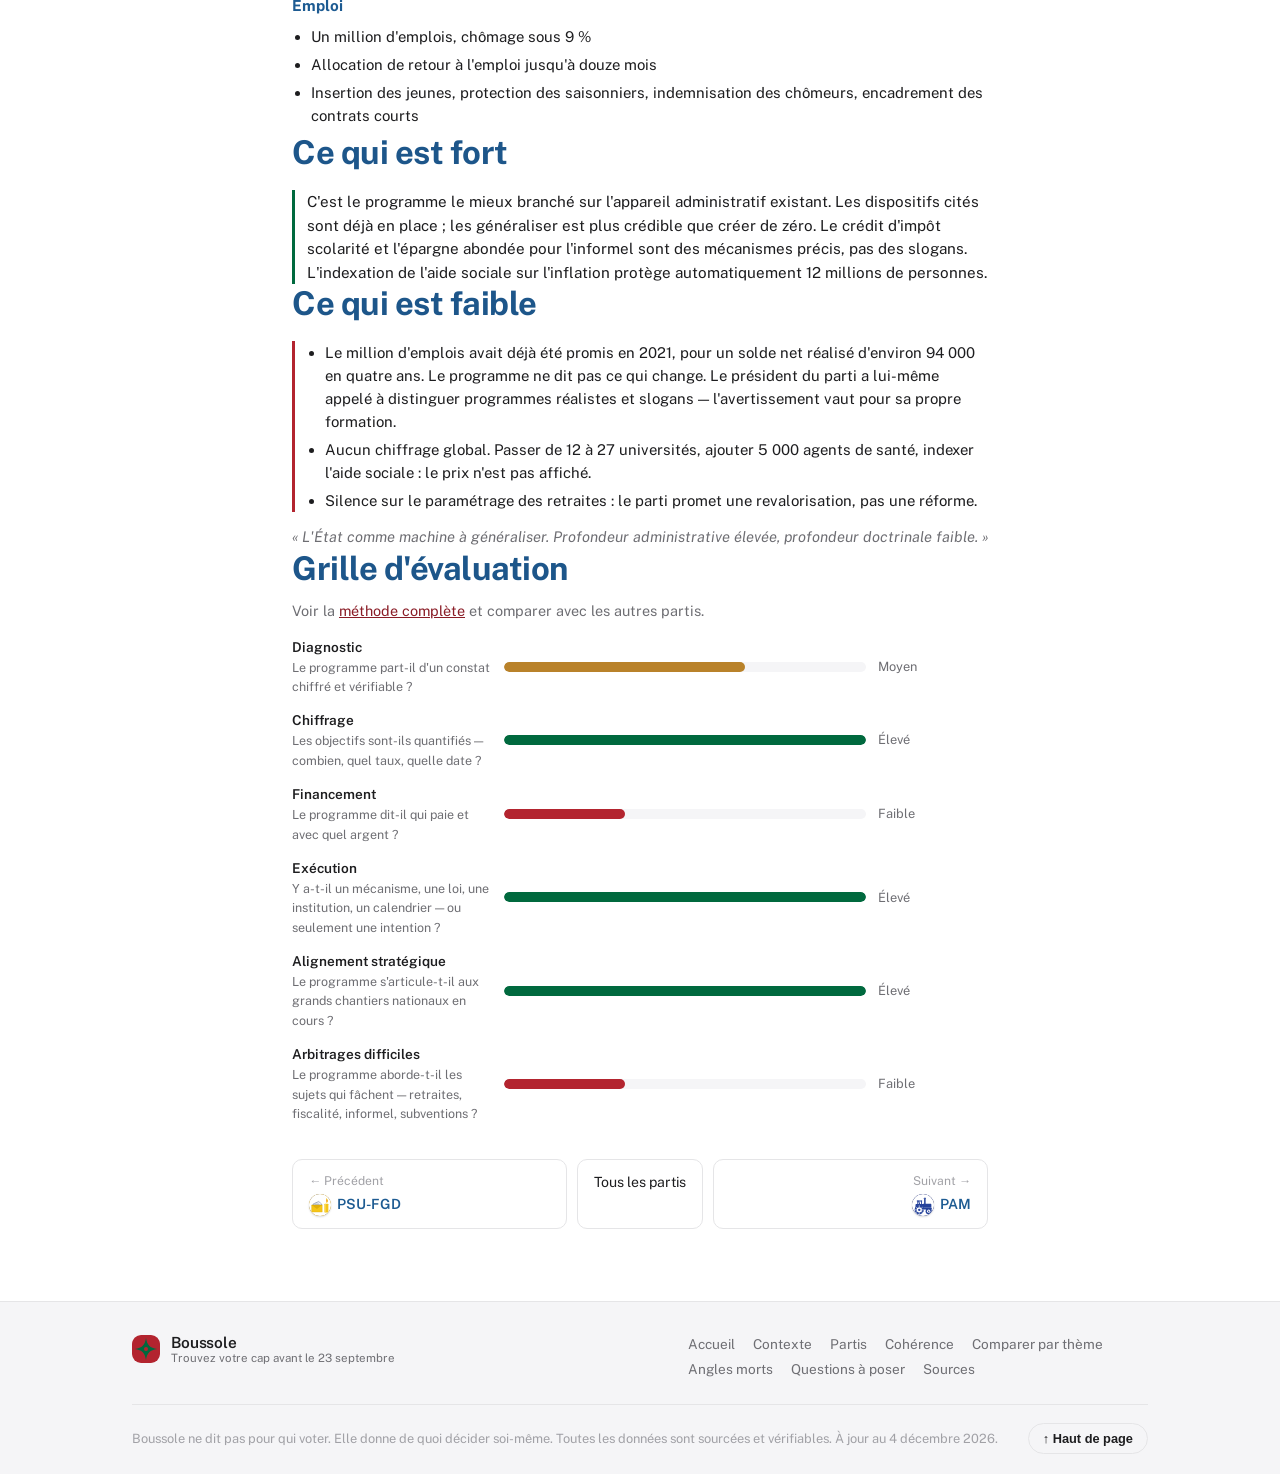
<file: parti.html>
<!DOCTYPE html>
<html lang="fr">
<head>
<script>(function(){var l=localStorage.getItem("lang")==="ar"?"ar":"fr";document.documentElement.lang=l;document.documentElement.dir=l==="ar"?"rtl":"ltr";})();</script>
<meta charset="UTF-8">
<meta name="viewport" content="width=device-width, initial-scale=1.0">
<title>Fiche parti — Boussole</title>
<meta name="description" content="Fiche détaillée d'un programme électoral : mesures, points forts, points faibles, grille de cohérence.">
<link rel="icon" type="image/svg+xml" href="assets/logo-mark.svg">
<link rel="preconnect" href="https://fonts.googleapis.com">
<link rel="stylesheet" href="https://fonts.googleapis.com/css2?family=Public+Sans:ital,wght@0,400;0,500;0,600;0,700;0,800;1,400&family=Cairo:wght@400;500;600;700;800&display=swap">
<link rel="stylesheet" href="css/styles.css">
</head>
<body data-page="parti-detail" data-nav="partis">

<nav class="breadcrumb" id="breadcrumb" aria-label="Fil d'Ariane"></nav>

<main>
  <section class="section" style="padding-top:18px">
    <div class="container" style="max-width:760px">
      <div class="switch-bar">
        <label for="partySwitch" data-i18n="parti.switchLabel">Aller directement à un autre parti :</label>
        <select id="partySwitch" aria-label="Choisir un parti"></select>
      </div>

      <article id="partyDetail"></article>

      <nav class="prev-next" id="partyPrevNext" aria-label="Navigation entre partis"></nav>
    </div>
  </section>
</main>

<script src="js/data.js"></script>
<script src="js/data.ar.js"></script>
<script src="js/i18n.js"></script>
<script src="js/common.js"></script>
<script src="js/app.js"></script>
</body>
</html>
</file>
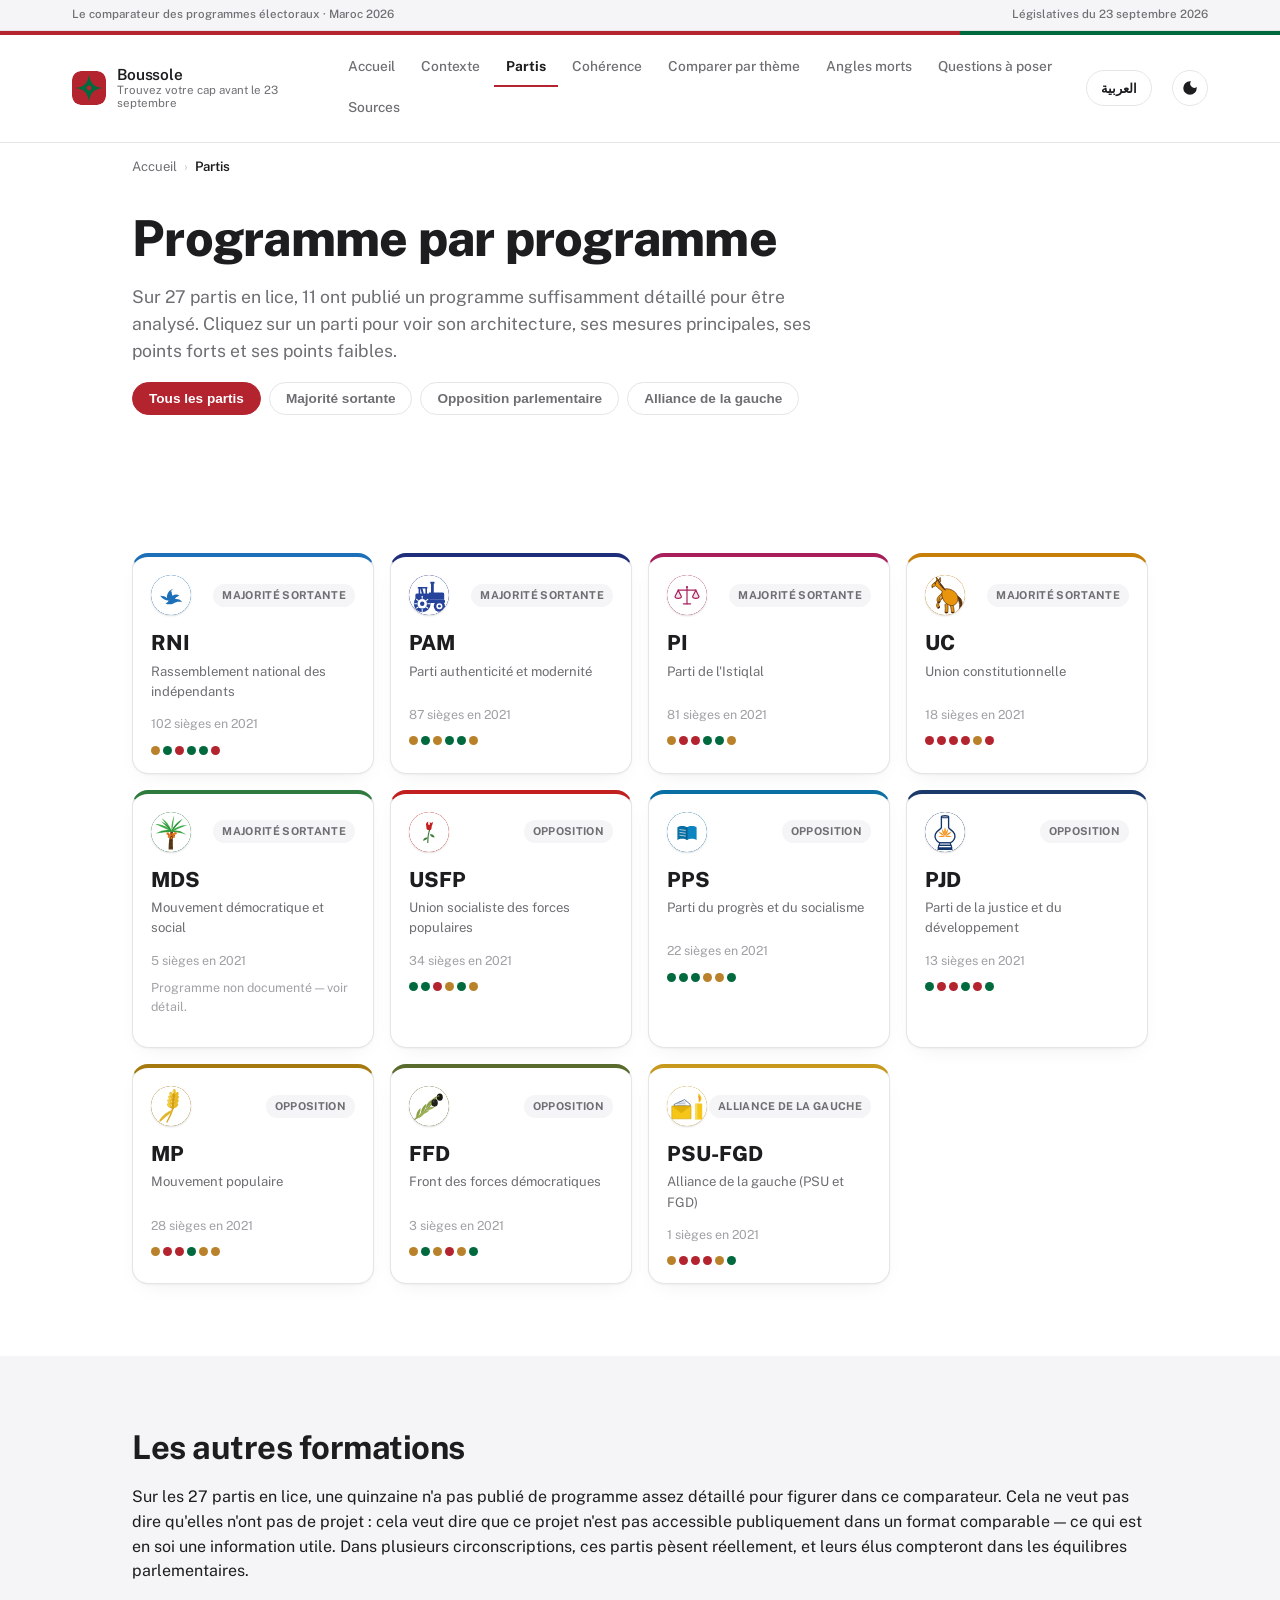
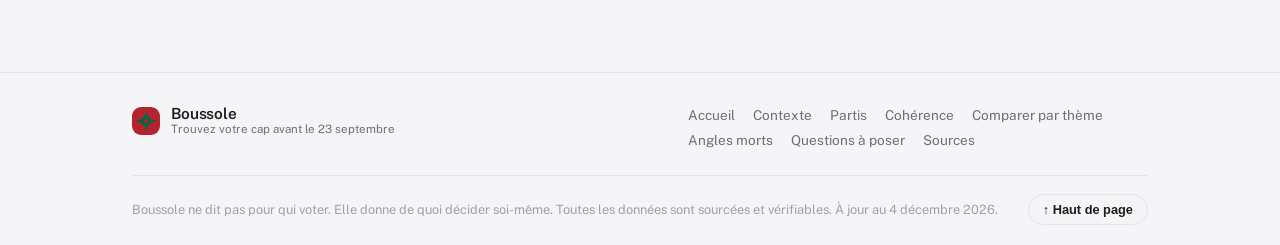
<file: partis.html>
<!DOCTYPE html>
<html lang="fr">
<head>
<script>(function(){var l=localStorage.getItem("lang")==="ar"?"ar":"fr";document.documentElement.lang=l;document.documentElement.dir=l==="ar"?"rtl":"ltr";})();</script>
<meta charset="UTF-8">
<meta name="viewport" content="width=device-width, initial-scale=1.0">
<title>Les partis et leurs programmes — Boussole</title>
<meta name="description" content="11 partis marocains, fiche par fiche : mesures principales, points forts, points faibles, grille de cohérence.">
<link rel="icon" type="image/svg+xml" href="assets/logo-mark.svg">
<link rel="preconnect" href="https://fonts.googleapis.com">
<link rel="stylesheet" href="https://fonts.googleapis.com/css2?family=Public+Sans:ital,wght@0,400;0,500;0,600;0,700;0,800;1,400&family=Cairo:wght@400;500;600;700;800&display=swap">
<link rel="stylesheet" href="css/styles.css">
</head>
<body data-page="partis-list" data-nav="partis">

<nav class="breadcrumb" id="breadcrumb" aria-label="Fil d'Ariane"></nav>

<main>
  <section class="section page-head">
    <div class="container">
      <h1 data-i18n="partis.h1">Programme par programme</h1>
      <p class="lead" data-i18n="partis.lead">Sur 27 partis en lice, 11 ont publié un programme suffisamment détaillé pour être analysé. Cliquez sur un parti pour voir son architecture, ses mesures principales, ses points forts et ses points faibles.</p>
      <div class="filter-bar" id="categoryFilters"></div>
    </div>
  </section>

  <section class="section">
    <div class="container">
      <div class="parties-grid" id="partiesGrid"></div>
    </div>
  </section>

  <section class="section alt">
    <div class="container">
      <div id="otherParties"></div>
    </div>
  </section>
</main>

<script src="js/data.js"></script>
<script src="js/data.ar.js"></script>
<script src="js/i18n.js"></script>
<script src="js/common.js"></script>
<script src="js/app.js"></script>
</body>
</html>
</file>
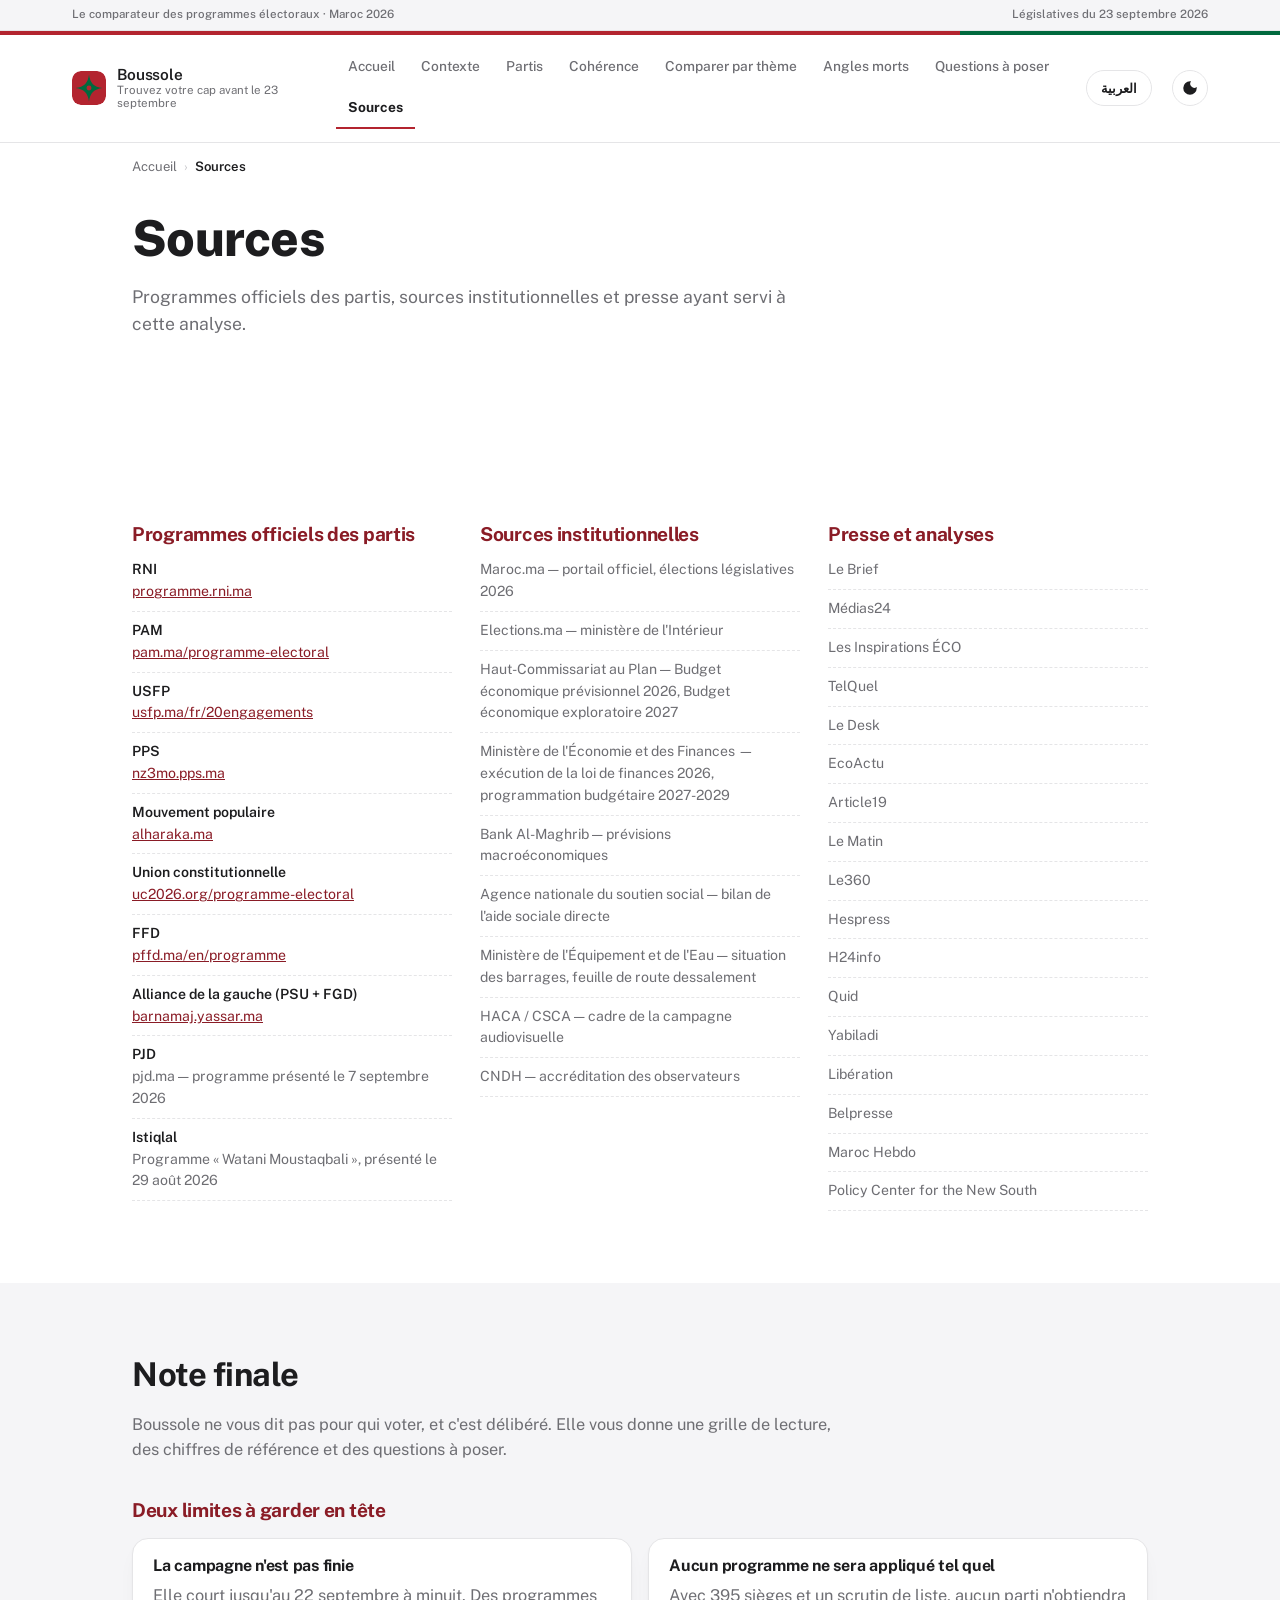
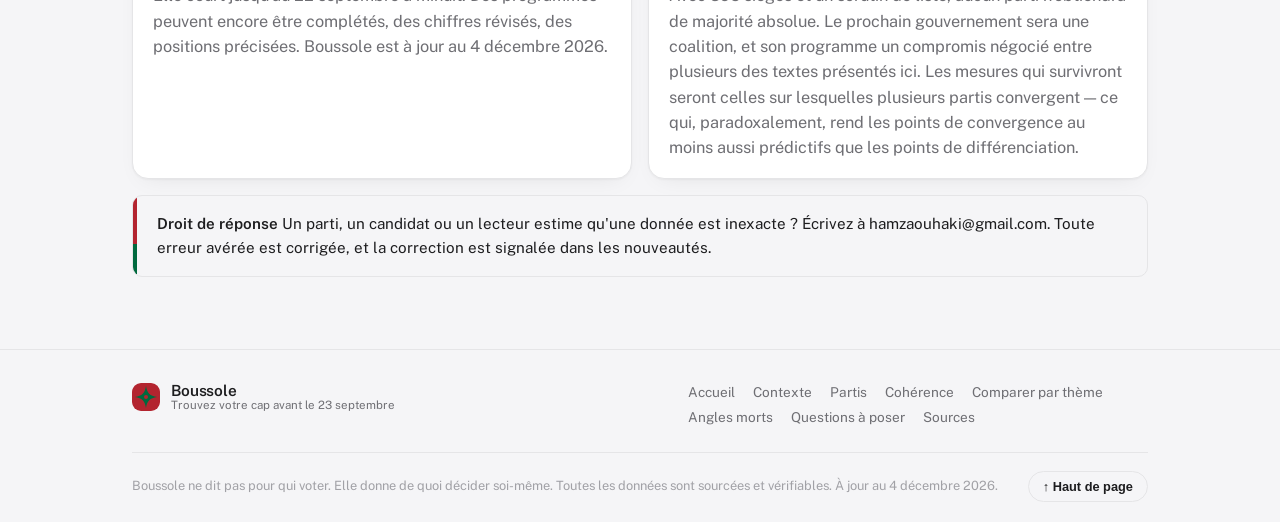
<file: sources.html>
<!DOCTYPE html>
<html lang="fr">
<head>
<script>(function(){var l=localStorage.getItem("lang")==="ar"?"ar":"fr";document.documentElement.lang=l;document.documentElement.dir=l==="ar"?"rtl":"ltr";})();</script>
<meta charset="UTF-8">
<meta name="viewport" content="width=device-width, initial-scale=1.0">
<title>Sources — Boussole</title>
<meta name="description" content="Sources primaires (programmes officiels des partis), institutionnelles et de presse utilisées pour cette analyse.">
<link rel="icon" type="image/svg+xml" href="assets/logo-mark.svg">
<link rel="preconnect" href="https://fonts.googleapis.com">
<link rel="stylesheet" href="https://fonts.googleapis.com/css2?family=Public+Sans:ital,wght@0,400;0,500;0,600;0,700;0,800;1,400&family=Cairo:wght@400;500;600;700;800&display=swap">
<link rel="stylesheet" href="css/styles.css">
</head>
<body data-page="sources" data-nav="sources">

<nav class="breadcrumb" id="breadcrumb" aria-label="Fil d'Ariane"></nav>

<main>
  <section class="section page-head">
    <div class="container">
      <h1 data-i18n="sources.h1">Sources</h1>
      <p class="lead" data-i18n="sources.lead">Programmes officiels des partis, sources institutionnelles et presse ayant servi à cette analyse.</p>
    </div>
  </section>

  <section class="section">
    <div class="container">
      <div class="sources-grid">
        <div>
          <h3 data-i18n="sources.hProgrammes">Programmes officiels des partis</h3>
          <ul class="source-list" id="sourcesProgrammes"></ul>
        </div>
        <div>
          <h3 data-i18n="sources.hInstitutionnelles">Sources institutionnelles</h3>
          <ul class="source-list" id="sourcesInstitutionnelles"></ul>
        </div>
        <div>
          <h3 data-i18n="sources.hPresse">Presse et analyses</h3>
          <ul class="source-list" id="sourcesPresse"></ul>
        </div>
      </div>
    </div>
  </section>

  <section class="section alt note-finale">
    <div class="container">
      <h2 data-i18n="sources.hNoteFinale">Note finale</h2>
      <p id="noteFinale"></p>
      <h3 data-i18n="sources.hLimits">Deux limites à garder en tête</h3>
      <div class="grid grid-2" id="closingLimits"></div>
      <div class="callout" id="rightOfReply"></div>
    </div>
  </section>
</main>

<script src="js/data.js"></script>
<script src="js/data.ar.js"></script>
<script src="js/i18n.js"></script>
<script src="js/common.js"></script>
<script src="js/app.js"></script>
</body>
</html>
</file>
<file: css/styles.css>
/* ===================================================================
   Comparatif des programmes électoraux — Maroc 2026
   =================================================================== */

:root {
  /* Fond blanc sobre — neutres froids, inspirés d'interfaces éditoriales premium */
  --bg: #ffffff;
  --bg-alt: #f5f5f7;
  --surface: #ffffff;
  --surface-hover: #f5f5f7;
  --border: #e5e5e7;
  --text: #1d1d1f;
  --text-muted: #6e6e73;
  --text-faint: #a1a1a6;

  /* Charte commune : rouge et vert du drapeau marocain */
  --accent: #b3242f;
  --accent-strong: #8a1c26;
  --accent-soft: #f7e3e2;
  --accent-contrast: #ffffff;
  --accent-2: #00693e;
  --accent-2-strong: #00502f;
  --accent-2-soft: #e0efe6;

  /* Troisième teinte, réservée aux chiffres-clés : un bleu encre, jamais le rouge/vert de marque */
  --accent-3: #1d3557;
  --accent-3-soft: #e7edf4;

  /* Évaluation à 3 niveaux : rouge (faible) → or (moyen) → vert (élevé) */
  --dot-0: #d5d5d8;
  --dot-1: #b3242f;
  --dot-2: #b9822a;
  --dot-3: #00693e;

  --shadow: 0 1px 2px rgba(0, 0, 0, 0.04), 0 8px 24px -12px rgba(0, 0, 0, 0.1);
  --radius: 16px;
  --radius-sm: 10px;
  --cat-color: #6e6e73;
  /* Page d'un parti : surchargée en JS avec la couleur du parti ; ailleurs, retombe sur la charte commune. */
  --party-accent: var(--accent);
  --card-accent: var(--accent);
}

@media (prefers-color-scheme: dark) {
  :root:not([data-theme="light"]) {
    /* Fond noir sobre */
    --bg: #000000;
    --bg-alt: #1c1c1e;
    --surface: #1c1c1e;
    --surface-hover: #262628;
    --border: #38383a;
    --text: #f5f5f7;
    --text-muted: #a1a1a6;
    --text-faint: #6e6e73;

    --accent: #e2707a;
    --accent-strong: #f0939c;
    --accent-soft: #33191b;
    --accent-contrast: #1d0c0e;
    --accent-2: #4fae82;
    --accent-2-strong: #7bc9a4;
    --accent-2-soft: #12271a;

    --accent-3: #7c9cc4;
    --accent-3-soft: #182636;

    --dot-0: #3a3a3c;
    --dot-1: #e2707a;
    --dot-2: #e0aa4e;
    --dot-3: #4fae82;

    --shadow: 0 1px 2px rgba(0, 0, 0, 0.4), 0 8px 24px -12px rgba(0, 0, 0, 0.6);
    --cat-color: #a1a1a6;
  }
}

:root[data-theme="dark"] {
  --bg: #000000;
  --bg-alt: #1c1c1e;
  --surface: #1c1c1e;
  --surface-hover: #262628;
  --border: #38383a;
  --text: #f5f5f7;
  --text-muted: #a1a1a6;
  --text-faint: #6e6e73;

  --accent: #e2707a;
  --accent-strong: #f0939c;
  --accent-soft: #33191b;
  --accent-contrast: #1d0c0e;
  --accent-2: #4fae82;
  --accent-2-strong: #7bc9a4;
  --accent-2-soft: #12271a;

  --accent-3: #7c9cc4;
  --accent-3-soft: #182636;

  --dot-0: #3a3a3c;
  --dot-1: #e2707a;
  --dot-2: #e0aa4e;
  --dot-3: #4fae82;

  --shadow: 0 1px 2px rgba(0, 0, 0, 0.4), 0 8px 24px -12px rgba(0, 0, 0, 0.6);
  --cat-color: #a1a1a6;
}

* { box-sizing: border-box; }
html { scroll-behavior: smooth; }

body {
  margin: 0;
  background: var(--bg);
  color: var(--text);
  font-family: "Public Sans", -apple-system, BlinkMacSystemFont, "Segoe UI", Roboto, Helvetica, Arial, sans-serif;
  line-height: 1.55;
  -webkit-font-smoothing: antialiased;
  text-rendering: optimizeLegibility;
}

/* ---------- Arabe / RTL ---------- */
:lang(ar) { font-family: "Cairo", "Public Sans", -apple-system, "Segoe UI", Tahoma, Arial, sans-serif; }
html[dir="rtl"] { direction: rtl; }
html[dir="rtl"] body { line-height: 1.7; } /* l'arabe respire un peu plus */
/* Les acronymes latins (RNI, PJD...) doivent rester en écriture LTR même dans un paragraphe RTL */
html[dir="rtl"] .party-badge span[aria-hidden],
html[dir="rtl"] .acronym,
html[dir="rtl"] .lang-toggle { direction: ltr; unicode-bidi: isolate; }

.container {
  max-width: 1080px;
  margin: 0 auto;
  padding-inline: clamp(16px, 4vw, 32px);
}

h1, h2, h3, h4 { line-height: 1.18; font-weight: 700; letter-spacing: -0.015em; text-wrap: balance; }
h1 { font-size: clamp(2rem, 4.4vw, 3.1rem); font-weight: 800; margin: 0.25em 0 0.35em; }
h2 { font-size: clamp(1.5rem, 3vw, 2.05rem); margin: 0 0 0.55em; }
h3 { font-size: 1.2rem; margin: 1.9em 0 0.7em; color: var(--accent-strong); }
p { margin: 0 0 1em; }
a { color: var(--accent-strong); }
strong { color: var(--text); font-weight: 600; }

.section { padding-block: clamp(40px, 6vw, 72px); }
.section.alt { background: var(--bg-alt); }
.section-intro { max-width: 68ch; color: var(--text-muted); font-size: 1.02rem; }

/* ---------- Header ---------- */
.site-header {
  position: sticky; top: 0; z-index: 50;
  background: color-mix(in srgb, var(--surface) 88%, transparent);
  backdrop-filter: blur(10px);
  border-bottom: 1px solid var(--border);
}

/* Bandeau officiel, à la State.gov : contexte institutionnel discret */
.masthead { background: var(--bg-alt); border-bottom: 1px solid var(--border); }
.masthead-inner {
  max-width: 1200px; margin: 0 auto; padding: 6px clamp(16px,4vw,32px);
  display: flex; justify-content: space-between; gap: 16px;
  font-size: 0.72rem; color: var(--text-muted); font-weight: 500;
}
.masthead-inner span:last-child { flex-shrink: 0; }

/* Bandeau bicolore signature : rouge et vert du drapeau, jamais l'un sans l'autre */
.header-band { display: flex; height: 4px; }
.header-band span:first-child { flex: 3; background: var(--accent); }
.header-band span:last-child { flex: 1; background: var(--accent-2); }

.header-inner {
  max-width: 1200px; margin: 0 auto; padding: 13px clamp(16px,4vw,32px);
  display: flex; align-items: center; gap: 20px;
}
/* min-width:0 laisse la marque rétrécir : sans ça, le nom pousse les
   boutons hors de l'écran sur les petites largeurs. */
.brand { display: flex; align-items: center; gap: 11px; text-decoration: none; color: var(--text); min-width: 0; }
.brand-mark { width: 34px; height: 34px; flex-shrink: 0; border-radius: 9px; }
.brand-text { display: flex; flex-direction: column; line-height: 1.15; }
.brand-text strong { font-size: 0.96rem; letter-spacing: -0.01em; }
.brand-text small { color: var(--text-muted); font-size: 0.72rem; }

.main-nav { display: flex; gap: 2px; flex-wrap: wrap; margin-inline-start: auto; }
.main-nav a {
  text-decoration: none; color: var(--text-muted); font-size: 0.86rem; font-weight: 500;
  padding: 8px 12px; white-space: nowrap; border-bottom: 2px solid transparent;
  transition: color 0.12s ease, border-color 0.12s ease;
}
.main-nav a:hover { color: var(--text); }
.main-nav a.active { color: var(--text); font-weight: 700; border-bottom-color: var(--accent); }

.theme-toggle, .nav-toggle, .lang-toggle {
  background: none; border: 1px solid var(--border); border-radius: 999px;
  height: 36px; cursor: pointer; color: var(--text); flex-shrink: 0;
  display: flex; align-items: center; justify-content: center;
}
.theme-toggle, .nav-toggle { width: 36px; }
.lang-toggle { padding: 0 14px; font-size: 0.82rem; font-weight: 700; font-family: inherit; }
.theme-toggle:hover, .nav-toggle:hover, .lang-toggle:hover { background: var(--surface-hover); }
.nav-toggle { display: none; flex-direction: column; gap: 4px; border-radius: 8px; }
.nav-toggle span { width: 16px; height: 2px; background: var(--text); display: block; }

@media (max-width: 880px) {
  .masthead-inner span:last-child { display: none; }
  .main-nav {
    display: none; position: absolute; top: 100%; left: 0; right: 0;
    background: var(--surface); border-bottom: 1px solid var(--border);
    flex-direction: column; padding: 8px; box-shadow: var(--shadow);
    max-height: calc(100vh - 100%); overflow-y: auto;
  }
  /* Dans le menu déroulant, chaque entrée devient une vraie cible tactile. */
  .main-nav a {
    border-bottom: none; border-inline-start: 2px solid transparent;
    min-height: 44px; display: flex; align-items: center; font-size: 0.95rem;
  }
  .main-nav a.active { border-inline-start-color: var(--accent); background: var(--bg-alt); }
  .main-nav.open { display: flex; }
  .nav-toggle { display: flex; }
}

/* ---------- Hero ---------- */
.hero { padding-block: clamp(48px, 8vw, 88px); }
.eyebrow {
  display: inline-block; font-size: 0.78rem; font-weight: 700; letter-spacing: 0.03em;
  color: var(--accent-strong); background: var(--accent-soft); padding: 5px 12px; border-radius: 999px;
  margin-bottom: 14px;
}
.lead { font-size: 1.1rem; color: var(--text-muted); max-width: 62ch; }
.hero-stats {
  display: grid; grid-template-columns: repeat(auto-fit, minmax(130px, 1fr));
  gap: 12px; margin: 28px 0 8px;
}
.stat-tile {
  background: var(--surface); border: 1px solid var(--border); border-radius: var(--radius-sm);
  padding: 14px 16px;
}
.stat-tile .stat-value { font-size: 1.4rem; font-weight: 800; color: var(--accent-3); display: block; font-variant-numeric: tabular-nums; }
.stat-tile .stat-label { font-size: 0.78rem; color: var(--text-muted); }
.hero-actions { display: flex; gap: 12px; margin-top: 24px; flex-wrap: wrap; }

.btn {
  display: inline-flex; align-items: center; gap: 6px; text-decoration: none;
  padding: 11px 20px; border-radius: 999px; font-weight: 600; font-size: 0.92rem;
  border: 1px solid transparent; cursor: pointer;
}
.btn-primary { background: var(--accent); color: var(--accent-contrast); }
.btn-primary:hover { background: var(--accent-strong); }
.btn-ghost { border-color: var(--border); color: var(--text); background: transparent; }
.btn-ghost:hover { background: var(--surface-hover); }
.btn-small { padding: 7px 14px; font-size: 0.8rem; }

/* ---------- Grids & cards ---------- */
.grid { display: grid; gap: 16px; margin-top: 16px; }
.grid-2 { grid-template-columns: repeat(2, 1fr); }
.grid-3 { grid-template-columns: repeat(3, 1fr); }
.grid-4 { grid-template-columns: repeat(4, 1fr); }
@media (max-width: 800px) { .grid-3, .grid-4 { grid-template-columns: repeat(2, 1fr); } }
@media (max-width: 540px) { .grid-2, .grid-3, .grid-4 { grid-template-columns: 1fr; } }

.card {
  background: var(--surface); border: 1px solid var(--border); border-radius: var(--radius);
  padding: 18px 20px; box-shadow: var(--shadow);
}
.card h4 { margin: 0 0 8px; font-size: 1rem; color: var(--text); }
.card p { color: var(--text-muted); font-size: 0.92rem; margin: 0; }

.info-tile { background: var(--surface); border: 1px solid var(--border); border-radius: var(--radius-sm); padding: 14px 16px; }
.info-tile .info-label { display: block; font-size: 0.74rem; text-transform: uppercase; letter-spacing: 0.04em; color: var(--text-faint); margin-bottom: 4px; }
.info-tile .info-value { font-size: 0.93rem; font-weight: 600; }

.callout {
  position: relative; overflow: hidden;
  background: var(--bg-alt); border: 1px solid var(--border);
  border-radius: var(--radius-sm); padding-block: 16px; padding-inline: 24px 18px; margin-top: 16px; font-size: 0.95rem;
}
.callout::before {
  content: ""; position: absolute; inset-inline-start: 0; top: 0; bottom: 0; width: 4px;
  background: linear-gradient(180deg, var(--accent) 0 60%, var(--accent-2) 60% 100%);
}
.callout-strong { font-size: 1rem; }
.note-list { margin: 12px 0 0; padding-inline-start: 1.2em; color: var(--text-muted); }
.note-list li { margin-bottom: 8px; }

/* ---------- Seats chart ---------- */
.seats-chart { display: flex; flex-direction: column; gap: 8px; margin-top: 14px; }
.seat-row { display: grid; grid-template-columns: 70px 1fr 46px; align-items: center; gap: 10px; font-size: 0.85rem; }
.seat-bar-track { background: var(--bg-alt); border-radius: 999px; height: 12px; overflow: hidden; }
.seat-bar-fill { height: 100%; background: linear-gradient(90deg, var(--accent), var(--accent-strong)); border-radius: 999px; }
.seat-row .seat-value { text-align: end; color: var(--text-muted); font-variant-numeric: tabular-nums; }

/* ---------- Defis ---------- */
.defis-list { padding-inline-start: 1.3em; display: flex; flex-direction: column; gap: 10px; margin-top: 14px; }
.defis-list li::marker { color: var(--accent-strong); font-weight: 700; }

/* ---------- Filter bar ---------- */
.filter-bar { display: flex; flex-wrap: wrap; gap: 8px; margin: 18px 0 22px; }
.filter-btn {
  background: var(--surface); border: 1px solid var(--border); border-radius: 999px;
  padding: 8px 16px; font-size: 0.85rem; font-weight: 600; color: var(--text-muted); cursor: pointer;
}
.filter-btn:hover { background: var(--surface-hover); }
.filter-btn.active { background: var(--accent); color: var(--accent-contrast); border-color: var(--accent); }

/* ---------- Party badge (emblème coloré, avec emplacement pour un vrai logo) ---------- */
.party-badge {
  position: relative; display: inline-flex; align-items: center; justify-content: center; flex-shrink: 0;
  border-radius: 50%; background: var(--party-accent); color: #fff;
  font-weight: 800; letter-spacing: -0.02em; line-height: 1; box-shadow: 0 1px 2px rgba(0,0,0,0.15);
  overflow: hidden;
}
.party-badge-img { position: absolute; inset: 0; width: 100%; height: 100%; object-fit: cover; border-radius: 50%; }
.party-badge.size-sm { width: 22px; height: 22px; font-size: 0.58rem; }
.party-badge.size-md { width: 40px; height: 40px; font-size: 0.85rem; }
.party-badge.size-lg { width: 64px; height: 64px; font-size: 1.2rem; }
.party-badge.len-long { font-size: 0.72em; }

/* ---------- Party cards ---------- */
.parties-grid { display: grid; grid-template-columns: repeat(auto-fill, minmax(230px, 1fr)); gap: 16px; }
.party-card {
  text-align: start; cursor: pointer; background: var(--surface); border: 1px solid var(--border);
  border-top: 4px solid var(--party-accent, var(--border));
  border-radius: var(--radius); padding: 18px; box-shadow: var(--shadow); position: relative;
  transition: transform 0.12s ease, border-color 0.12s ease;
}
.party-card:hover { transform: translateY(-2px); }
.party-card-top { display: flex; align-items: center; justify-content: space-between; margin-bottom: 12px; }
.cat-tag {
  display: inline-block; font-size: 0.68rem; font-weight: 700; text-transform: uppercase; letter-spacing: 0.03em;
  padding: 3px 9px; border-radius: 999px;
  background: var(--bg-alt); color: var(--cat-color);
}
.party-card .acronym { display: block; font-size: 1.3rem; font-weight: 800; }
.party-card .full-name { display: block; font-size: 0.82rem; color: var(--text-muted); margin: 2px 0 12px; min-height: 2.4em; }
.party-card .seats { display: block; font-size: 0.78rem; color: var(--text-faint); }
.party-card .mini-dots { display: flex; gap: 3px; margin-top: 12px; }
.dot { width: 9px; height: 9px; border-radius: 50%; background: var(--dot-0); }
.dot.lvl-1 { background: var(--dot-1); }
.dot.lvl-2 { background: var(--dot-2); }
.dot.lvl-3 { background: var(--dot-3); }

/* ---------- Party detail: colored hero band ---------- */
.party-hero {
  display: flex; align-items: center; gap: 16px; padding: 20px 22px; margin-bottom: 26px;
  border-radius: var(--radius); background: color-mix(in srgb, var(--party-accent) 10%, var(--surface));
  border: 1px solid color-mix(in srgb, var(--party-accent) 24%, var(--border));
}
.party-hero-text h1 { margin: 0 0 2px; color: color-mix(in srgb, var(--party-accent) 72%, var(--text) 28%); }
.party-hero-text .full-name { font-size: 1rem; color: var(--text-muted); margin-bottom: 4px; display: block; }
.party-hero-text .seats { font-size: 0.85rem; color: var(--text-faint); }
.party-hero .cat-tag { margin-bottom: 6px; }

/* ---------- Party / axis detail content ---------- */
.measure-title { font-size: 0.95rem; font-weight: 700; margin: 1.2em 0 0.5em; color: color-mix(in srgb, var(--party-accent) 75%, var(--text) 25%); }
#partyDetail ul { padding-inline-start: 1.2em; margin: 0.4em 0; }
#partyDetail ul li { margin-bottom: 5px; font-size: 0.93rem; }
#partyDetail h2 { color: color-mix(in srgb, var(--party-accent) 70%, var(--text) 30%); }
#partyDetail .strengths { border-inline-start: 3px solid var(--dot-3); padding-inline-start: 12px; margin-top: 8px; font-size: 0.95rem; }
#partyDetail .weaknesses { border-inline-start: 3px solid var(--dot-1); padding-inline-start: 12px; margin-top: 8px; font-size: 0.95rem; }
#partyDetail .structure-note { font-style: italic; color: var(--text-muted); margin-top: 14px; font-size: 0.92rem; }

/* ---------- Score table ---------- */
.table-note { color: var(--text-muted); font-size: 0.9rem; margin-top: -6px; }
.table-scroll { overflow-x: auto; margin-top: 12px; border-radius: var(--radius-sm); border: 1px solid var(--border); }
.score-table { width: 100%; border-collapse: collapse; background: var(--surface); font-size: 0.86rem; min-width: 720px; }
.score-table th, .score-table td { padding: 10px 12px; text-align: start; border-bottom: 1px solid var(--border); white-space: nowrap; }
.score-table thead th { background: var(--bg-alt); font-size: 0.75rem; text-transform: uppercase; letter-spacing: 0.03em; color: var(--text-muted); }
.score-table tbody tr:hover { background: var(--surface-hover); }
.score-table td.party-cell { font-weight: 700; }
.score-table td.party-cell a, .structure-card h4 a, .finding-card a {
  display: inline-flex; align-items: center; gap: 7px; text-decoration: none; color: var(--text);
}
.score-table td.party-cell a:hover, .structure-card h4 a:hover { text-decoration: underline; }
.score-table .dots { display: flex; gap: 3px; }
.legend { display: flex; gap: 18px; flex-wrap: wrap; margin-top: 14px; font-size: 0.82rem; color: var(--text-muted); align-items: center; }
.legend .dot { display: inline-block; margin-inline-end: 5px; vertical-align: middle; }

.stack { display: flex; flex-direction: column; gap: 12px; margin-top: 14px; }
.finding-card { background: var(--surface); border: 1px solid var(--border); border-radius: var(--radius-sm); padding: 16px 18px; }
.finding-card h4 { margin: 0 0 6px; font-size: 0.96rem; color: var(--accent-strong); }
.finding-card p { font-size: 0.92rem; margin: 0; color: var(--text-muted); }

.structure-card p { font-style: italic; }

/* ---------- Axes ---------- */
.axis-panel .callout { margin-bottom: 16px; }
.axis-panel .eyebrow { background: var(--accent-2-soft); color: var(--accent-2-strong); }
.axis-table { width: 100%; border-collapse: collapse; background: var(--surface); border: 1px solid var(--border); border-radius: var(--radius-sm); overflow: hidden; font-size: 0.9rem; }
.axis-table td { padding: 12px 14px; border-bottom: 1px solid var(--border); vertical-align: top; }
.axis-table tr:last-child td { border-bottom: none; }
.axis-table td.axis-party { font-weight: 700; width: 150px; color: var(--accent-2-strong); white-space: normal; }
.axis-lecture { margin-top: 16px; background: var(--accent-2-soft); border-radius: var(--radius-sm); padding: 16px 18px; font-size: 0.93rem; border: 1px solid color-mix(in srgb, var(--accent-2) 20%, var(--border)); }
.axis-lecture strong { color: var(--accent-2-strong); }
.axis-table a { color: var(--accent-2-strong); font-weight: 700; text-decoration: none; }
.axis-table a:hover { text-decoration: underline; }

/* ---------- Questions ---------- */
.questions-list { list-style: none; margin: 18px 0 0; padding: 0; display: flex; flex-direction: column; gap: 10px; }
.questions-list li {
  background: var(--surface); border: 1px solid var(--border); border-radius: var(--radius-sm);
  padding-block: 14px; padding-inline: 46px 16px; position: relative; font-size: 0.95rem;
}
.questions-list li::before {
  content: counter(q); counter-increment: q;
  position: absolute; inset-inline-start: 14px; top: 12px;
  width: 22px; height: 22px; border-radius: 50%; background: var(--accent); color: var(--accent-contrast);
  font-size: 0.75rem; font-weight: 700; display: flex; align-items: center; justify-content: center;
}
.questions-list { counter-reset: q; }

/* ---------- Sources ---------- */
.sources-grid { display: grid; grid-template-columns: repeat(3, 1fr); gap: 28px; margin-top: 16px; }
@media (max-width: 760px) { .sources-grid { grid-template-columns: 1fr; } }
.source-list { list-style: none; padding: 0; margin: 0; display: flex; flex-direction: column; gap: 8px; }
.source-list li { font-size: 0.88rem; color: var(--text-muted); border-bottom: 1px dashed var(--border); padding-bottom: 8px; }
.source-list li strong { color: var(--text); }

.note-finale p { max-width: 70ch; font-size: 1.02rem; color: var(--text-muted); }

/* ---------- Footer ---------- */
.site-footer { border-top: 1px solid var(--border); background: var(--bg-alt); padding-block: 32px 20px; }
.footer-top {
  display: flex; justify-content: space-between; align-items: flex-start; gap: 24px; flex-wrap: wrap;
  padding-bottom: 24px; border-bottom: 1px solid var(--border); margin-bottom: 18px;
}
.footer-brand .brand-mark { width: 28px; height: 28px; }
.footer-nav { display: flex; flex-wrap: wrap; gap: 4px 18px; max-width: 460px; }
.footer-nav a { color: var(--text-muted); text-decoration: none; font-size: 0.85rem; }
.footer-nav a:hover { color: var(--text); text-decoration: underline; }
.footer-bottom { display: flex; justify-content: space-between; align-items: center; gap: 16px; flex-wrap: wrap; }
.footer-bottom p { margin: 0; font-size: 0.8rem; color: var(--text-faint); }

/* ---------- Breadcrumb ---------- */
.breadcrumb {
  max-width: 1080px; margin: 0 auto; padding: 14px clamp(16px, 4vw, 32px) 0;
  font-size: 0.82rem; color: var(--text-faint);
}
.breadcrumb a { color: var(--text-muted); text-decoration: none; }
.breadcrumb a:hover { color: var(--accent-strong); text-decoration: underline; }
.breadcrumb .crumb-sep { margin: 0 4px; opacity: 0.6; }
.breadcrumb [aria-current="page"] { color: var(--text); font-weight: 600; }

/* ---------- Page head (sub-pages) ---------- */
.page-head { padding-block: 20px clamp(28px, 5vw, 44px); }
.page-head h1 { margin-bottom: 0.3em; }

/* ---------- Homepage nav cards ---------- */
.nav-cards { display: grid; grid-template-columns: repeat(3, 1fr); gap: 16px; margin-top: 16px; }
@media (max-width: 800px) { .nav-cards { grid-template-columns: repeat(2, 1fr); } }
@media (max-width: 560px) { .nav-cards { grid-template-columns: 1fr; } }
.nav-card {
  position: relative; overflow: hidden;
  display: flex; flex-direction: column; gap: 6px; text-decoration: none; color: var(--text);
  background: var(--surface); border: 1px solid var(--border);
  border-radius: var(--radius);
  padding: 22px 20px 20px; box-shadow: var(--shadow); transition: transform 0.12s ease, border-color 0.12s ease;
}
.nav-card::before {
  content: ""; position: absolute; top: 0; left: 0; right: 0; height: 4px;
  background: linear-gradient(90deg, var(--card-accent-a, var(--accent)) 0 72%, var(--card-accent-b, var(--accent-2)) 72% 100%);
}
.nav-card:hover { transform: translateY(-2px); }
.nav-card-emoji {
  display: inline-flex; align-items: center; justify-content: center; width: 42px; height: 42px;
  border-radius: 50%; font-size: 1.25rem;
  background: color-mix(in srgb, var(--card-accent) 16%, var(--surface));
}
.nav-card-title { font-weight: 700; font-size: 1.02rem; margin-top: 4px; }
.nav-card-text { font-size: 0.86rem; color: var(--text-muted); flex-grow: 1; }
.nav-card-go { font-size: 0.8rem; font-weight: 700; color: var(--card-accent); margin-top: 4px; }

/* ---------- Prev / next navigation ---------- */
.prev-next { display: grid; grid-template-columns: 1fr auto 1fr; gap: 10px; margin-top: 36px; align-items: stretch; }
@media (max-width: 640px) { .prev-next { grid-template-columns: 1fr; } }
.prev-next-link {
  display: flex; flex-direction: column; gap: 3px; text-decoration: none; color: var(--text);
  background: var(--surface); border: 1px solid var(--border); border-radius: var(--radius-sm);
  padding: 12px 16px; font-size: 0.88rem;
}
.prev-next-link:hover { border-color: var(--party-accent); }
.prev-next-link.next { text-align: end; align-items: flex-end; }
.prev-next-link span { color: var(--text-faint); font-size: 0.76rem; }
.prev-next-link strong { display: inline-flex; align-items: center; gap: 6px; color: color-mix(in srgb, var(--party-accent) 75%, var(--text) 25%); }
.prev-next-link.next strong { flex-direction: row-reverse; }

/* ---------- Quick switch dropdown ---------- */
.switch-bar { display: flex; align-items: center; gap: 10px; margin-bottom: 22px; flex-wrap: wrap; }
.switch-bar label { font-size: 0.85rem; color: var(--text-muted); font-weight: 600; }
.switch-bar select {
  background: var(--surface); border: 1px solid var(--border); border-radius: var(--radius-sm);
  padding: 8px 12px; font-size: 0.88rem; color: var(--text); max-width: 100%;
}

/* ---------- Score bars (party detail) ---------- */
.score-bars { display: flex; flex-direction: column; gap: 14px; margin-top: 14px; }
.score-bar-row { display: grid; grid-template-columns: 200px 1fr 110px; gap: 12px; align-items: center; }
@media (max-width: 640px) { .score-bar-row { grid-template-columns: 1fr; gap: 6px; } }
.score-bar-label { display: flex; flex-direction: column; font-size: 0.85rem; }
.score-bar-label span { color: var(--text-muted); font-size: 0.78rem; }
.score-bar-track { background: var(--bg-alt); border-radius: 999px; height: 10px; overflow: hidden; }
.score-bar-fill { height: 100%; border-radius: 999px; background: var(--dot-0); }
.score-bar-fill.lvl-1 { background: var(--dot-1); }
.score-bar-fill.lvl-2 { background: var(--dot-2); }
.score-bar-fill.lvl-3 { background: var(--dot-3); }
.score-bar-value { font-size: 0.8rem; color: var(--text-muted); text-transform: capitalize; }

/* ---------- Axes list (grouped) ---------- */
.axis-group { margin-bottom: 40px; }
.axis-group:last-child { margin-bottom: 0; }
.axes-grid { display: grid; grid-template-columns: repeat(auto-fill, minmax(240px, 1fr)); gap: 14px; }
.axis-card {
  display: flex; flex-direction: column; gap: 6px; text-decoration: none; color: var(--text);
  background: var(--surface); border: 1px solid var(--border); border-radius: var(--radius-sm);
  padding: 16px 18px; transition: transform 0.12s ease, border-color 0.12s ease;
}
.axis-card:hover { transform: translateY(-2px); border-color: var(--accent-2); }
.axis-card-num { font-size: 0.75rem; font-weight: 700; color: var(--accent-2-strong); letter-spacing: 0.04em; }
.axis-card-title { font-weight: 700; font-size: 0.96rem; }
.axis-card-teaser { font-size: 0.83rem; color: var(--text-muted); }

/* ---------- Card link ---------- */
.card-link { display: inline-block; margin-top: 10px; font-size: 0.85rem; font-weight: 700; color: var(--accent-strong); text-decoration: none; }
.card-link:hover { text-decoration: underline; }

/* ---------- Party detail page ---------- */
.party-card { text-decoration: none; color: inherit; }

/* ---------- Checklist (boîte à outils) ---------- */
.questions-list li { padding-inline-start: 16px; }
.questions-list li::before { display: none; }
.question-label { display: flex; align-items: flex-start; gap: 12px; cursor: pointer; font-size: 0.95rem; }
.question-label input[type="checkbox"] { margin-top: 3px; width: 18px; height: 18px; accent-color: var(--accent); flex-shrink: 0; cursor: pointer; }
.questions-list li.answered { border-color: var(--dot-3); background: color-mix(in srgb, var(--dot-3) 8%, var(--surface)); }
.questions-list li.answered .question-label span { color: var(--text-muted); text-decoration: line-through; text-decoration-color: var(--text-faint); }

/* ---- Mise à jour du 14 septembre 2026 : nouveaux blocs de contenu ---- */

/* Verdict éditorial en tête de fiche parti */
.party-summary {
  font-size: 1.08rem;
  line-height: 1.6;
  color: var(--text);
  border-inline-start: 3px solid var(--party-accent, var(--accent));
  padding-inline-start: 16px;
  margin-block: 1.4em;
}

/* Slogan + date de présentation du programme */
.party-meta { font-size: 0.9rem; color: var(--text-muted); }

/* Repères factuels du parti, en puces */
.identity-list { margin: 1em 0; padding-inline-start: 1.2em; }
.identity-list li { margin-bottom: 0.4em; line-height: 1.55; }

/* Lien vers le programme officiel du parti */
.program-link {
  display: inline-block;
  font-weight: 600;
  padding: 8px 14px;
  border: 1px solid var(--border);
  border-radius: 999px;
  text-decoration: none;
  color: var(--party-accent, var(--accent));
}
.program-link:hover { background: var(--bg-alt); }

/* Compte dépenses/recettes (aujourd'hui, seul le PPS en publie un) */
.budget-block {
  border: 1px solid var(--border);
  border-radius: 12px;
  padding: 20px;
  margin-block: 1.6em;
  background: var(--bg-alt);
}
.budget-block h3 { margin-top: 0; }
.budget-rows { display: grid; gap: 10px; margin-bottom: 1em; }
.budget-row {
  display: flex;
  justify-content: space-between;
  align-items: baseline;
  gap: 16px;
  padding-bottom: 8px;
  border-bottom: 1px solid var(--border);
}
.budget-row strong { color: var(--accent-3); font-size: 1.1rem; white-space: nowrap; }

/* Cartes « Nouveautés de cette mise à jour » (accueil) */
.update-card { border-top: 3px solid var(--accent-2); }
.update-card .cat-tag { margin-bottom: 8px; }

/* ===================================================================
   Adaptation mobile
   Trois objectifs : plus aucun débordement latéral, des cibles
   tactiles d'au moins 44 px, et des tableaux lisibles sur un écran
   étroit. Les règles suivent le sens de lecture (logical properties),
   donc elles valent aussi bien en français qu'en arabe.
   =================================================================== */

/* ---- 1. L'en-tête ne doit jamais pousser la page hors de l'écran ---- */
@media (max-width: 600px) {
  .header-inner { gap: 10px; padding-block: 10px; }
  /* La signature est ce qui forçait la largeur : on la retire, le nom suffit. */
  .brand-text small { display: none; }
  .brand-text strong { font-size: 1rem; }
  .brand { gap: 9px; }
  .brand-mark { width: 30px; height: 30px; }
  .masthead-inner { font-size: 0.68rem; }
}

/* ---- 2. Cibles tactiles : 44 px minimum sur appareil tactile ---- */
@media (pointer: coarse) {
  .theme-toggle, .nav-toggle { width: 44px; height: 44px; }
  .lang-toggle { height: 44px; padding-inline: 16px; }

  /* Le fil d'Ariane et les liens de renvoi sont des liens fins :
     on élargit la zone tapable sans changer l'apparence du texte. */
  .breadcrumb a, .breadcrumb [aria-current="page"] { display: inline-block; padding-block: 8px; }
  .source-list li a, .footer-nav a, .axis-lecture a, .callout a,
  #partyDetail a, .card-link, .axis-table a { padding-block: 7px; display: inline-block; }

  /* Le nom du parti, partout où il sert de lien : on épaissit la zone tapable. */
  .score-table td.party-cell a, .axis-table td.axis-party a,
  .structure-card h4 a, .finding-card a { padding-block: 9px; }

  /* La marque mène à l'accueil : c'est un lien, il doit être tapable. */
  .brand { min-height: 44px; }

  .filter-btn { min-height: 40px; }
  .switch-bar select { min-height: 44px; }
  .btn { min-height: 44px; }
  .prev-next-link { min-height: 56px; justify-content: center; }
  .program-link { min-height: 44px; display: inline-flex; align-items: center; }

  /* Case à cocher de la boîte à outils : trop petite au doigt. */
  .question-label { min-height: 44px; align-items: center; }
  .question-label input[type="checkbox"] { width: 24px; height: 24px; margin-top: 0; }
}

/* ---- 3. Tableaux : rester lisible sans loupe ---- */
@media (max-width: 700px) {
  /* Grille de solidité : la colonne du parti reste visible pendant
     qu'on fait défiler les six critères horizontalement. */
  .score-table td.party-cell, .score-table thead th:first-child {
    position: sticky; inset-inline-start: 0; z-index: 1;
    background: var(--surface);
    box-shadow: 1px 0 0 var(--border);
  }
  .score-table thead th:first-child { background: var(--bg-alt); }
  .score-table th, .score-table td { padding: 9px 10px; }
  .table-scroll { -webkit-overflow-scrolling: touch; }

  /* Comparateur par axe : le nom du parti passe au-dessus de
     l'engagement au lieu de lui voler la moitié de la largeur. */
  .axis-table, .axis-table tbody, .axis-table tr, .axis-table td { display: block; width: auto; }
  .axis-table tr { border-bottom: 1px solid var(--border); padding: 12px 14px; }
  .axis-table tr:last-child { border-bottom: none; }
  .axis-table td { border-bottom: none; padding: 0; }
  .axis-table td.axis-party { width: auto; margin-bottom: 4px; font-size: 0.82rem; text-transform: uppercase; letter-spacing: 0.03em; }
}

/* ---- 4. Détails qui débordent ou se tassent ---- */
@media (max-width: 560px) {
  /* Les adresses de programmes sont longues : on autorise la coupure. */
  .source-list li { overflow-wrap: anywhere; }

  /* Le compte du programme : libellé et montant sur deux lignes
     plutôt qu'écrasés l'un contre l'autre. */
  .budget-row { flex-direction: column; align-items: flex-start; gap: 2px; }
  .budget-row strong { font-size: 1.05rem; }
  .budget-block { padding: 16px; }

  /* Fiche parti : l'emblème et le nom se superposent proprement. */
  .party-hero { flex-direction: column; align-items: flex-start; gap: 12px; padding: 18px; }
  .party-hero-text h1 { font-size: 1.8rem; }

  .switch-bar { flex-direction: column; align-items: stretch; gap: 6px; }
  .switch-bar select { width: 100%; }

  .questions-list li { padding-inline: 40px 14px; }
  .hero-stats { grid-template-columns: repeat(2, 1fr); }
  .legend { gap: 10px 14px; }
}
</file>
